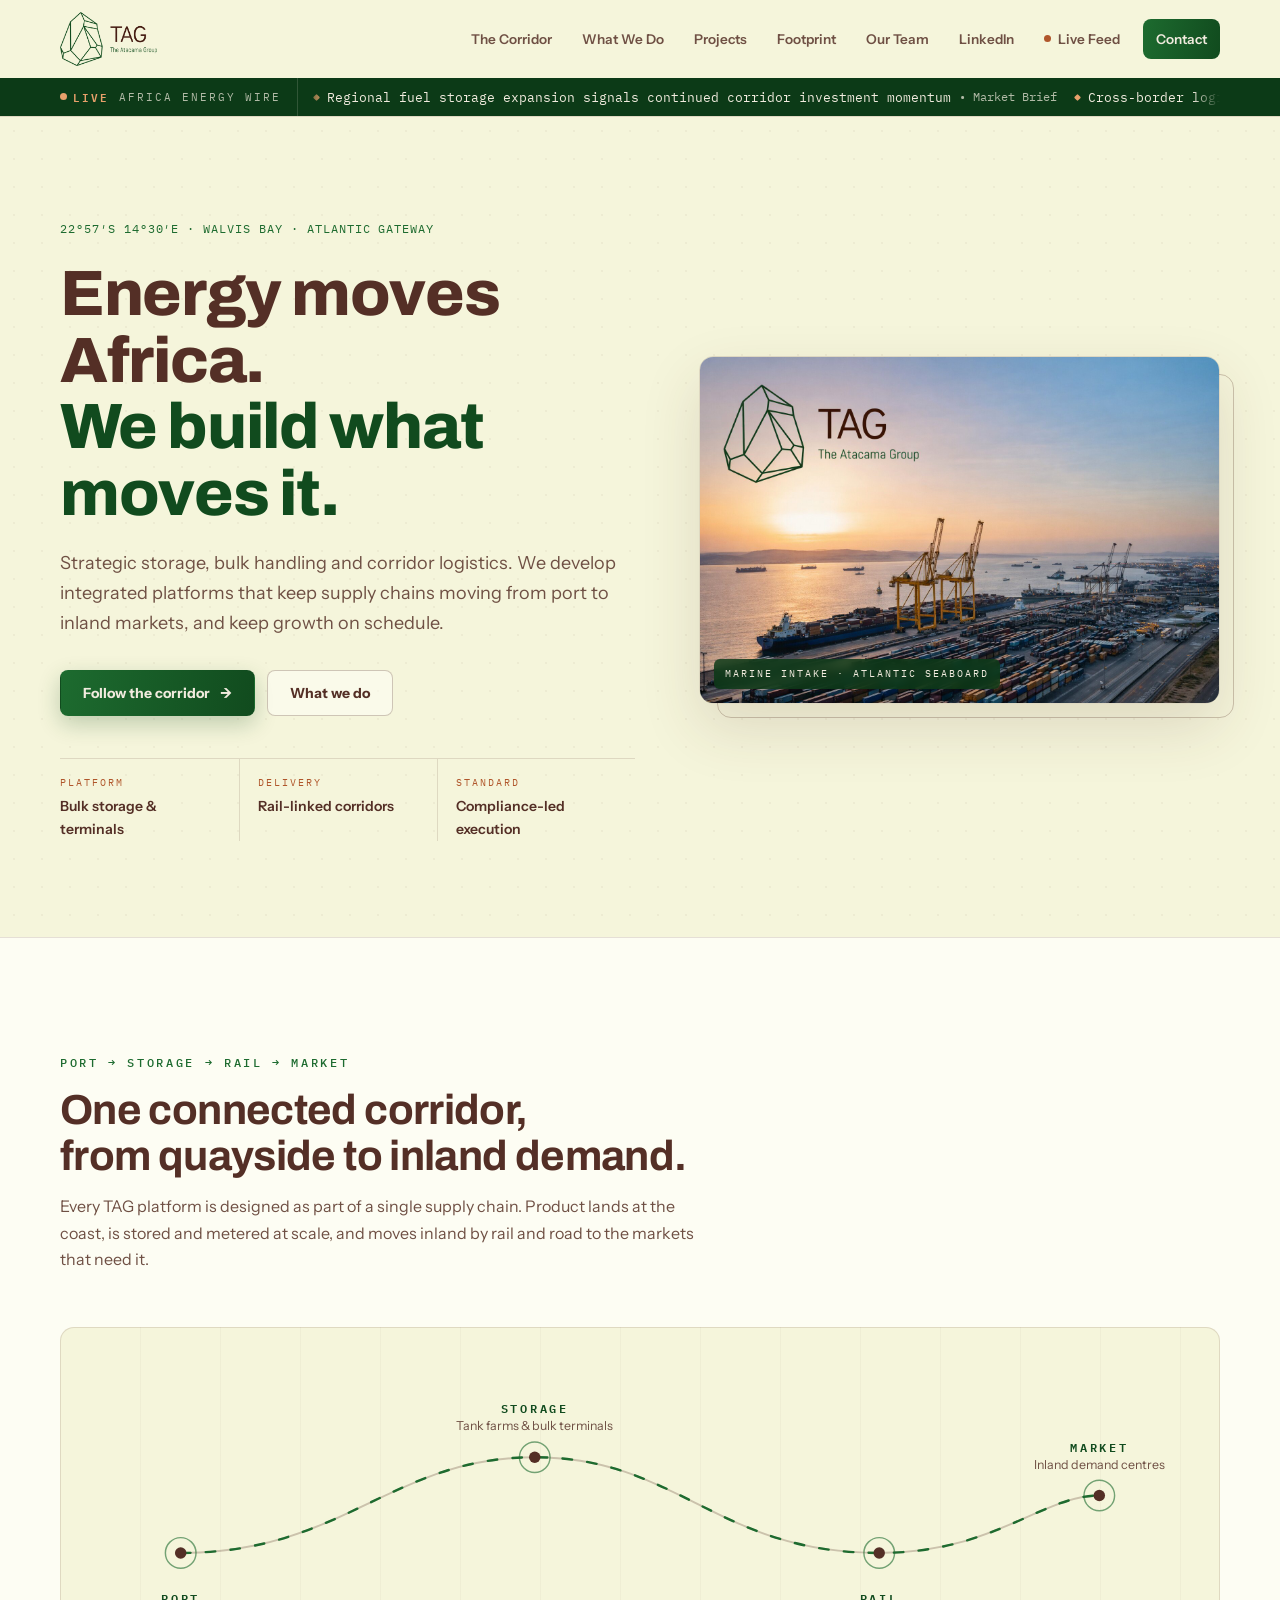
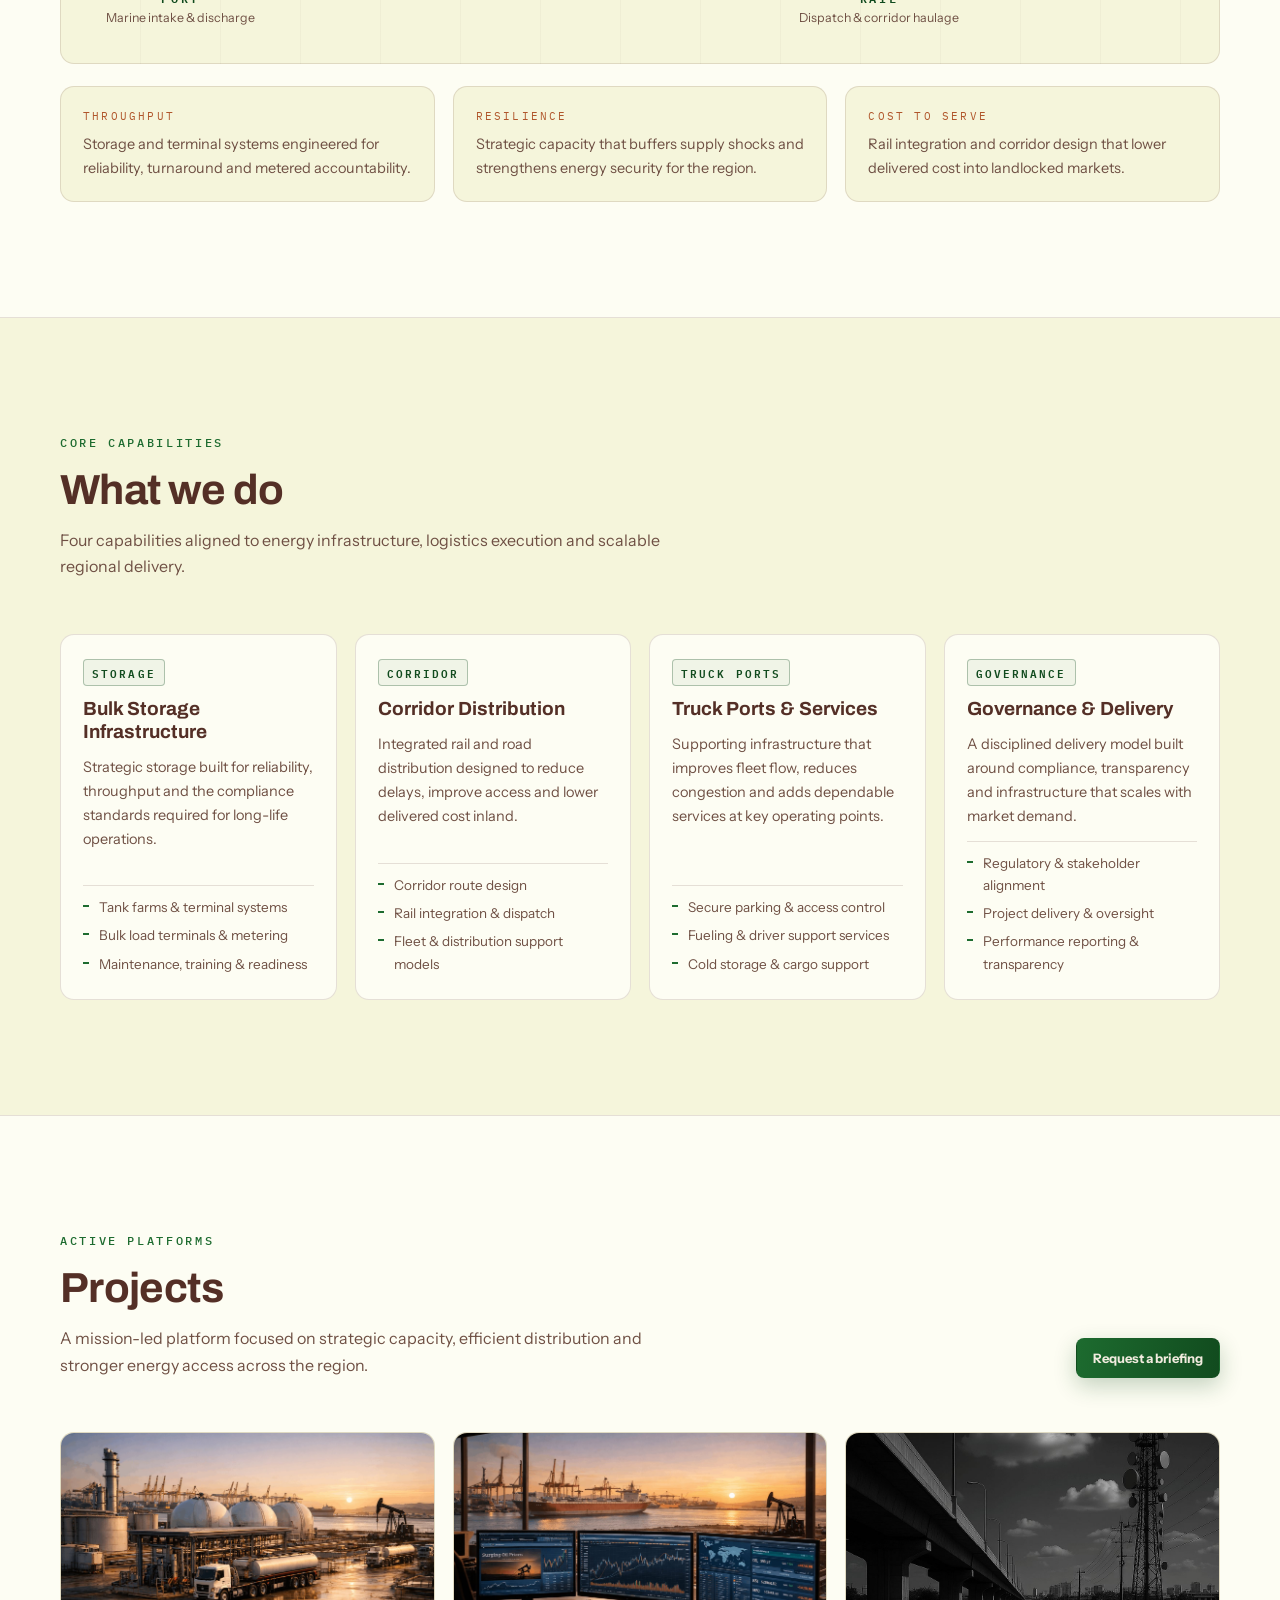
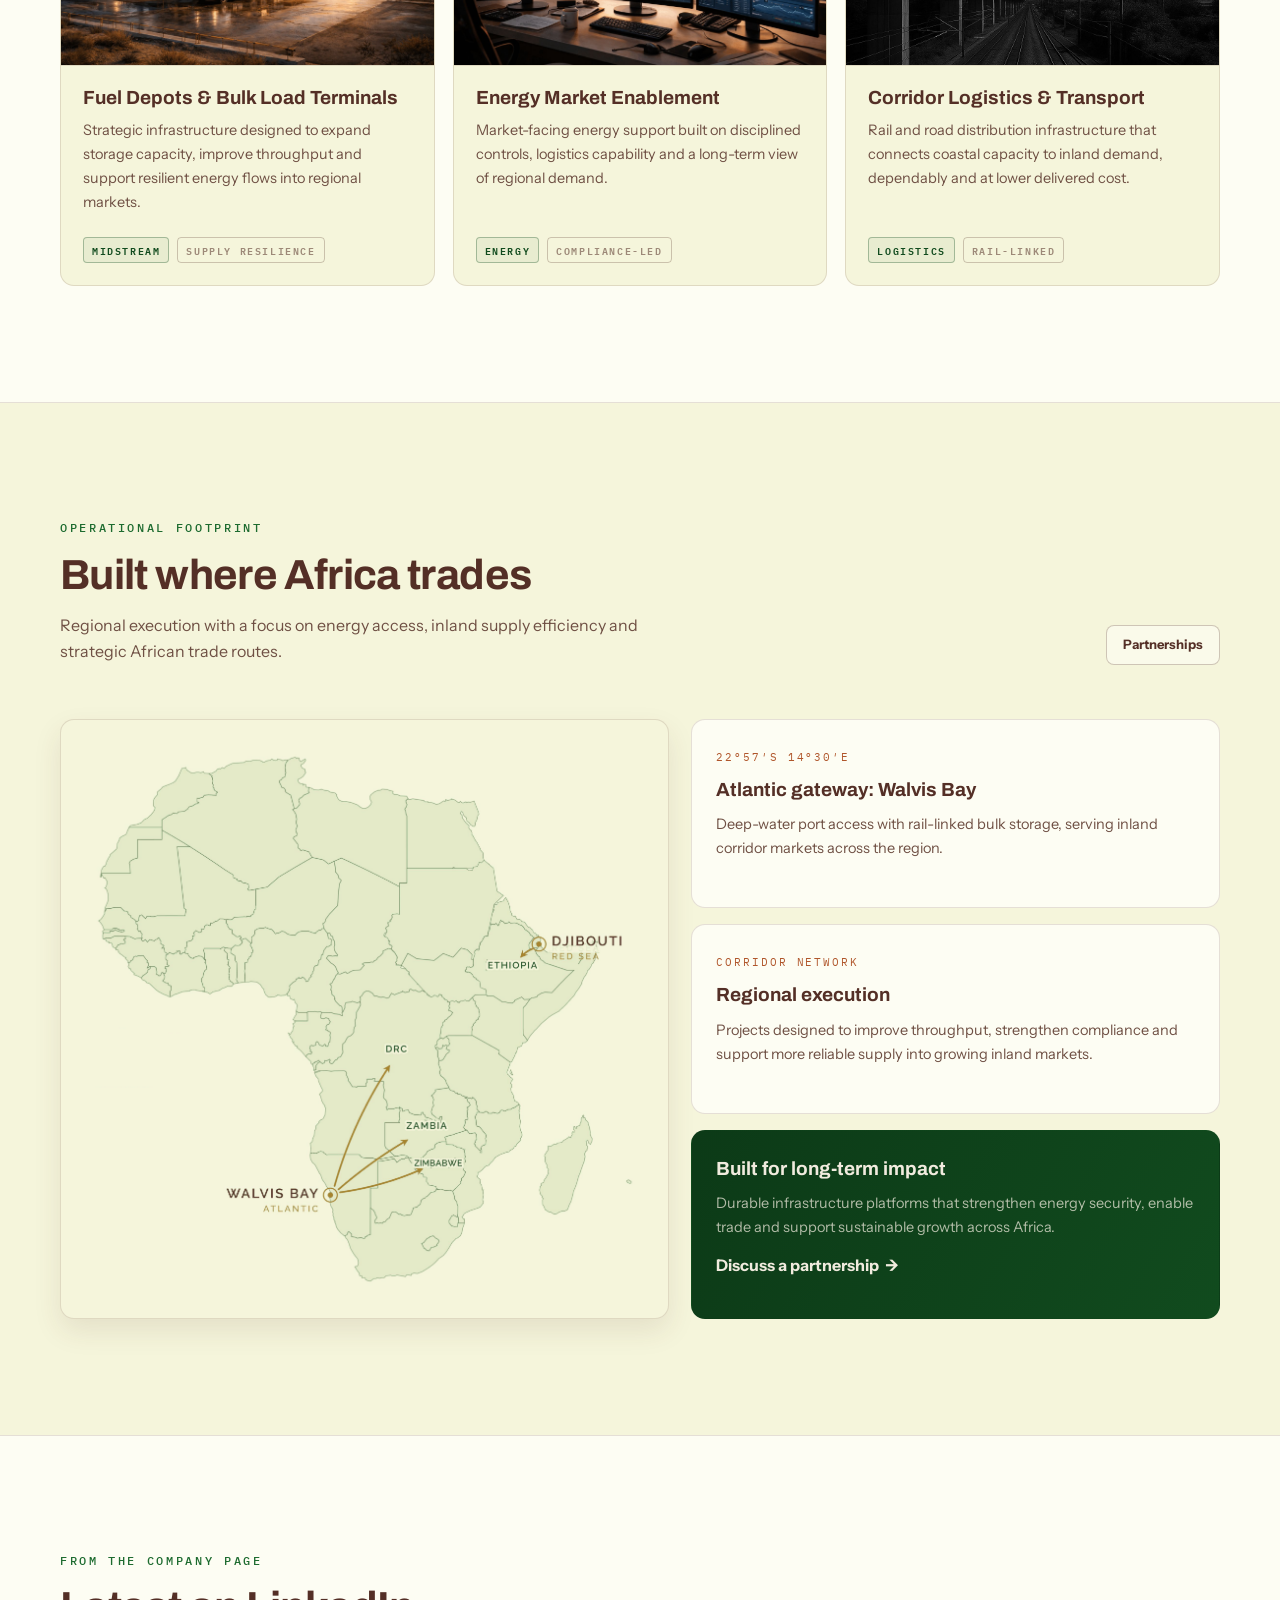
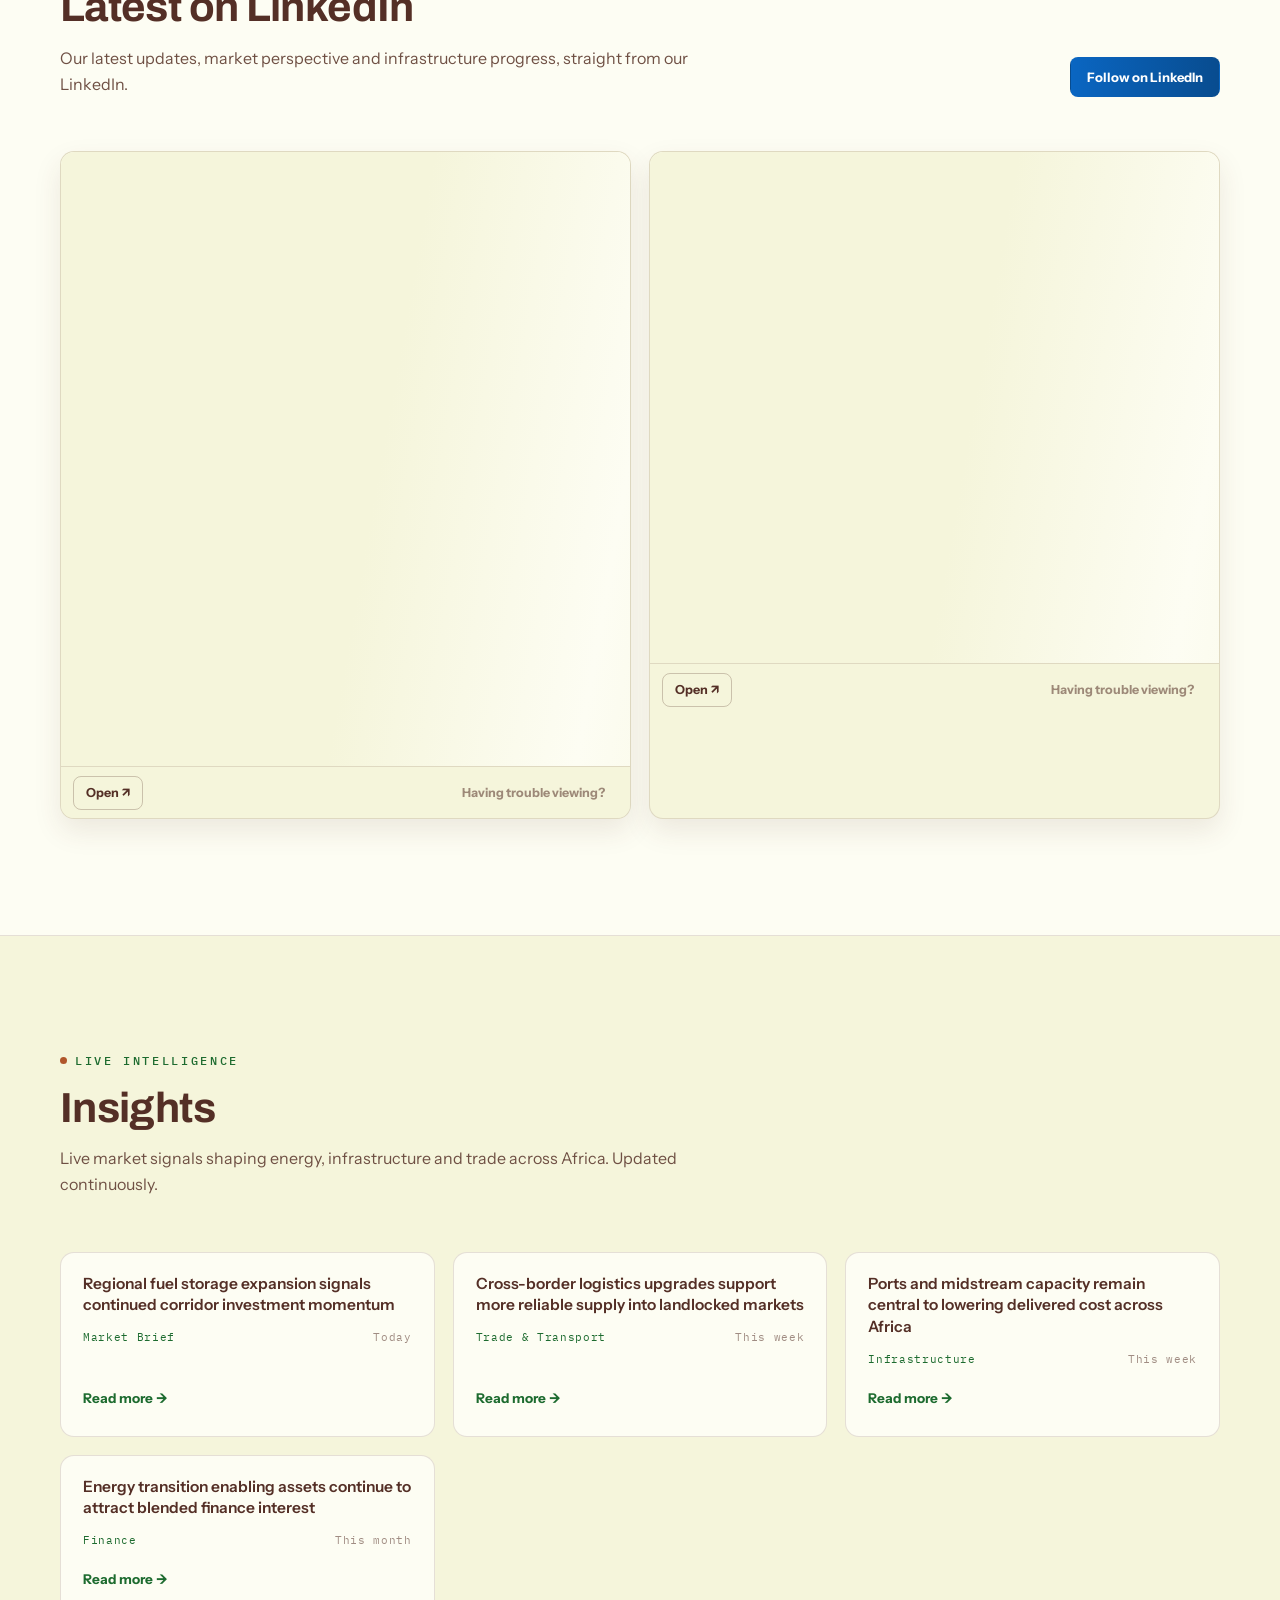
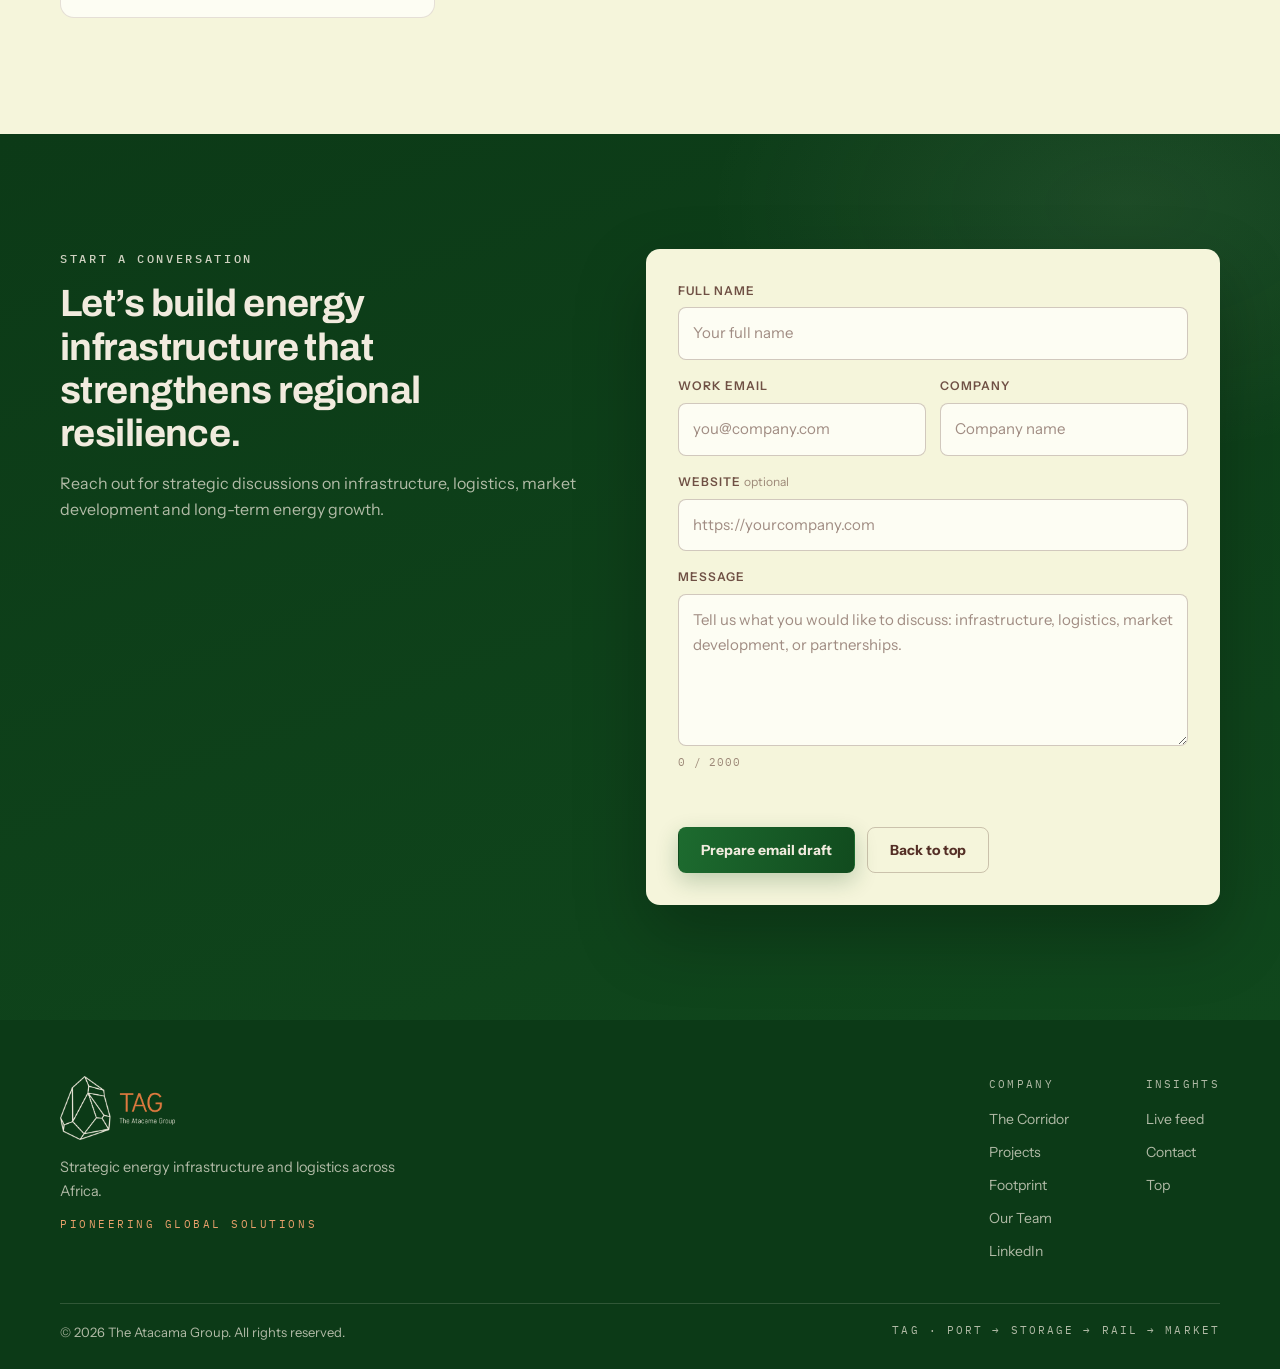
<file: index.html>
<!DOCTYPE html>
<!-- The Atacama Group -->
<html lang="en">
<head>
  <meta charset="UTF-8" />
  <meta name="viewport" content="width=device-width, initial-scale=1.0" />
  <meta name="description" content="TAG develops strategic energy infrastructure, storage and corridor logistics that strengthen energy security across Africa." />
  <meta name="theme-color" content="#f5f5db" />
  <title>The Atacama Group | Strategic Energy Infrastructure</title>

  <link rel="icon" type="image/png" href="assets/logo/favicon.png" />

  <link rel="preconnect" href="https://fonts.googleapis.com">
  <link rel="preconnect" href="https://fonts.gstatic.com" crossorigin>
  <link href="https://fonts.googleapis.com/css2?family=Archivo:wght@500;600;700;800&family=Instrument+Sans:wght@400;500;600;700&family=IBM+Plex+Mono:wght@400;500;600&display=swap" rel="stylesheet">

  <link rel="stylesheet" href="styles.css" />
</head>

<body>
  <header class="site-header" id="top">
    <nav class="nav" aria-label="Primary">
      <div class="container nav__inner">
        <a class="brand" href="#top" aria-label="The Atacama Group Home">
          <img class="brand__logo" src="assets/logo/tag-logo.png" alt="The Atacama Group" loading="eager" />
        </a>

        <button class="nav__toggle" id="navToggle" aria-label="Open menu" aria-expanded="false" aria-controls="navMenu">
          <span class="nav__toggleIcon" aria-hidden="true">
            <svg class="nav__icon nav__icon--menu" xmlns="http://www.w3.org/2000/svg" width="22" height="22" viewBox="0 0 24 24" fill="none" stroke="currentColor" stroke-width="2" stroke-linecap="round" stroke-linejoin="round">
              <path d="M4 12h16"></path><path d="M4 18h16"></path><path d="M4 6h16"></path>
            </svg>
            <svg class="nav__icon nav__icon--close" xmlns="http://www.w3.org/2000/svg" width="22" height="22" viewBox="0 0 24 24" fill="none" stroke="currentColor" stroke-width="2" stroke-linecap="round" stroke-linejoin="round">
              <path d="M18 6 6 18"></path><path d="m6 6 12 12"></path>
            </svg>
          </span>
        </button>

        <div class="nav__menu" id="navMenu">
          <a href="index.html#corridor" class="nav__link">The Corridor</a>
          <a href="index.html#solutions" class="nav__link">What We Do</a>
          <a href="index.html#projects" class="nav__link">Projects</a>
          <a href="index.html#presence" class="nav__link">Footprint</a>
          <a href="team.html" class="nav__link">Our Team</a>
          <a href="index.html#linkedin" class="nav__link">LinkedIn</a>
          <a href="index.html#insights" class="nav__link nav__link--live"><span class="live-dot" aria-hidden="true"></span>Live Feed</a>
          <a href="index.html#contact" class="nav__link nav__link--cta">Contact</a>
        </div>
      </div>

      <div class="nav__overlay" id="navOverlay" aria-hidden="true"></div>

      <div class="ticker" role="region" aria-label="African Energy News live ticker">
        <div class="container ticker__inner">
          <div class="ticker__left">
            <span class="ticker__live" aria-hidden="true">
              <span class="ticker__led" aria-hidden="true"></span>
              LIVE
            </span>
            <span class="ticker__label" title="Live headlines">AFRICA&nbsp;ENERGY&nbsp;WIRE</span>
          </div>

          <div class="ticker__rail" aria-live="polite">
            <div class="ticker__track" id="newsTickerTrack">
              <span class="ticker__item">Loading headlines…</span>
            </div>
          </div>
        </div>
      </div>
    </nav>
  </header>

  <main id="main">

    <!-- ============ HERO ============ -->
    <section class="hero" aria-label="Hero">
      <div class="container hero__inner">
        <div class="hero__content">
          <p class="hero__coords mono"><span class="nowrap">22°57′S 14°30′E</span> · <span class="nowrap">WALVIS BAY</span> · <span class="nowrap">ATLANTIC GATEWAY</span></p>

          <h1 class="hero__title">
            Energy moves Africa.<br />
            <span class="hero__em">We build what moves it.</span>
          </h1>

          <p class="hero__lead">
            Strategic storage, bulk handling and corridor logistics. We develop integrated platforms that keep
            supply chains moving from port to inland markets, and keep growth on schedule.
          </p>

          <div class="hero__actions">
            <a class="btn btn--primary" href="#corridor">Follow the corridor <span aria-hidden="true">→</span></a>
            <a class="btn btn--ghost" href="#solutions">What we do</a>
          </div>

          <div class="hero__stats" role="list" aria-label="Key highlights">
            <div class="hstat" role="listitem">
              <span class="hstat__key mono">PLATFORM</span>
              <span class="hstat__val">Bulk storage &amp; terminals</span>
            </div>
            <div class="hstat" role="listitem">
              <span class="hstat__key mono">DELIVERY</span>
              <span class="hstat__val">Rail-linked corridors</span>
            </div>
            <div class="hstat" role="listitem">
              <span class="hstat__key mono">STANDARD</span>
              <span class="hstat__val">Compliance-led execution</span>
            </div>
          </div>
        </div>

        <div class="hero__media">
          <figure class="hero__frame">
            <img src="assets/img/hero-depot.jpg" alt="Port and fuel terminal at dusk, Walvis Bay" loading="eager" />
            <figcaption class="hero__caption mono">MARINE&nbsp;INTAKE&nbsp;·&nbsp;ATLANTIC&nbsp;SEABOARD</figcaption>
          </figure>
          <div class="hero__frameShadow" aria-hidden="true"></div>
        </div>
      </div>
    </section>

    <!-- ============ CORRIDOR (signature) ============ -->
    <section class="section section--white" id="corridor" aria-label="How the corridor works">
      <div class="container">
        <div class="section__head">
          <p class="eyebrow mono">PORT&nbsp;→&nbsp;STORAGE&nbsp;→&nbsp;RAIL&nbsp;→&nbsp;MARKET</p>
          <h2 class="section__title">One connected corridor,<br class="only-desktop" /> from quayside to inland demand.</h2>
          <p class="section__sub">
            Every TAG platform is designed as part of a single supply chain. Product lands at the coast,
            is stored and metered at scale, and moves inland by rail and road to the markets that need it.
          </p>
        </div>

        <div class="corridor__diagram reveal" role="img" aria-label="Diagram of the supply corridor: port intake, bulk storage, rail dispatch, inland markets">
          <svg viewBox="0 0 1160 300" xmlns="http://www.w3.org/2000/svg" preserveAspectRatio="xMidYMid meet">
            <path class="corridor__base" d="M100 210 C 270 210, 320 110, 470 110 C 620 110, 660 210, 830 210 C 950 210, 1000 150, 1060 150" />
            <path class="corridor__flow" d="M100 210 C 270 210, 320 110, 470 110 C 620 110, 660 210, 830 210 C 950 210, 1000 150, 1060 150" />

            <g class="corridor__station" transform="translate(100,210)">
              <circle class="corridor__ring" r="16" /><circle class="corridor__dot" r="6" />
              <text class="corridor__code" x="0" y="52" text-anchor="middle">PORT</text>
              <text class="corridor__name" x="0" y="72" text-anchor="middle">Marine intake &amp; discharge</text>
            </g>
            <g class="corridor__station" transform="translate(470,110)">
              <circle class="corridor__ring" r="16" /><circle class="corridor__dot" r="6" />
              <text class="corridor__code" x="0" y="-46" text-anchor="middle">STORAGE</text>
              <text class="corridor__name" x="0" y="-28" text-anchor="middle">Tank farms &amp; bulk terminals</text>
            </g>
            <g class="corridor__station" transform="translate(830,210)">
              <circle class="corridor__ring" r="16" /><circle class="corridor__dot" r="6" />
              <text class="corridor__code" x="0" y="52" text-anchor="middle">RAIL</text>
              <text class="corridor__name" x="0" y="72" text-anchor="middle">Dispatch &amp; corridor haulage</text>
            </g>
            <g class="corridor__station" transform="translate(1060,150)">
              <circle class="corridor__ring" r="16" /><circle class="corridor__dot" r="6" />
              <text class="corridor__code" x="0" y="-46" text-anchor="middle">MARKET</text>
              <text class="corridor__name" x="0" y="-28" text-anchor="middle">Inland demand centres</text>
            </g>
          </svg>
        </div>

        <div class="corridor__facts">
          <div class="fact reveal">
            <span class="fact__key mono">THROUGHPUT</span>
            <p class="fact__text">Storage and terminal systems engineered for reliability, turnaround and metered accountability.</p>
          </div>
          <div class="fact reveal">
            <span class="fact__key mono">RESILIENCE</span>
            <p class="fact__text">Strategic capacity that buffers supply shocks and strengthens energy security for the region.</p>
          </div>
          <div class="fact reveal">
            <span class="fact__key mono">COST&nbsp;TO&nbsp;SERVE</span>
            <p class="fact__text">Rail integration and corridor design that lower delivered cost into landlocked markets.</p>
          </div>
        </div>
      </div>
    </section>

    <!-- ============ WHAT WE DO ============ -->
    <section class="section" id="solutions" aria-label="Core competencies">
      <div class="container">
        <div class="section__head">
          <p class="eyebrow mono">CORE&nbsp;CAPABILITIES</p>
          <h2 class="section__title">What we do</h2>
          <p class="section__sub">Four capabilities aligned to energy infrastructure, logistics execution and scalable regional delivery.</p>
        </div>

        <div class="grid grid--4">
          <article class="competency reveal">
            <span class="competency__tag mono">STORAGE</span>
            <h3 class="competency__title">Bulk Storage Infrastructure</h3>
            <p class="competency__text">Strategic storage built for reliability, throughput and the compliance standards required for long-life operations.</p>
            <ul class="competency__list">
              <li>Tank farms &amp; terminal systems</li>
              <li>Bulk load terminals &amp; metering</li>
              <li>Maintenance, training &amp; readiness</li>
            </ul>
          </article>

          <article class="competency reveal">
            <span class="competency__tag mono">CORRIDOR</span>
            <h3 class="competency__title">Corridor Distribution</h3>
            <p class="competency__text">Integrated rail and road distribution designed to reduce delays, improve access and lower delivered cost inland.</p>
            <ul class="competency__list">
              <li>Corridor route design</li>
              <li>Rail integration &amp; dispatch</li>
              <li>Fleet &amp; distribution support models</li>
            </ul>
          </article>

          <article class="competency reveal">
            <span class="competency__tag mono">TRUCK&nbsp;PORTS</span>
            <h3 class="competency__title">Truck Ports &amp; Services</h3>
            <p class="competency__text">Supporting infrastructure that improves fleet flow, reduces congestion and adds dependable services at key operating points.</p>
            <ul class="competency__list">
              <li>Secure parking &amp; access control</li>
              <li>Fueling &amp; driver support services</li>
              <li>Cold storage &amp; cargo support</li>
            </ul>
          </article>

          <article class="competency reveal">
            <span class="competency__tag mono">GOVERNANCE</span>
            <h3 class="competency__title">Governance &amp; Delivery</h3>
            <p class="competency__text">A disciplined delivery model built around compliance, transparency and infrastructure that scales with market demand.</p>
            <ul class="competency__list">
              <li>Regulatory &amp; stakeholder alignment</li>
              <li>Project delivery &amp; oversight</li>
              <li>Performance reporting &amp; transparency</li>
            </ul>
          </article>
        </div>
      </div>
    </section>

    <!-- ============ PROJECTS ============ -->
    <section class="section section--white" id="projects" aria-label="Projects">
      <div class="container">
        <div class="section__head section__head--split">
          <div>
            <p class="eyebrow mono">ACTIVE&nbsp;PLATFORMS</p>
            <h2 class="section__title">Projects</h2>
            <p class="section__sub">A mission-led platform focused on strategic capacity, efficient distribution and stronger energy access across the region.</p>
          </div>
          <a class="btn btn--primary btn--small" href="#contact">Request a briefing</a>
        </div>

        <div class="grid grid--3 projects-grid">
          <article class="project reveal">
            <div class="project__img">
              <img src="assets/img/fueldepot.jpg" alt="Fuel depot at dusk" loading="lazy" />
            </div>
            <div class="project__body">
              <h3 class="project__title">Fuel Depots &amp; Bulk Load Terminals</h3>
              <p class="project__text">Strategic infrastructure designed to expand storage capacity, improve throughput and support resilient energy flows into regional markets.</p>
              <div class="project__meta">
                <span class="badge mono">MIDSTREAM</span>
                <span class="badge badge--muted mono">SUPPLY&nbsp;RESILIENCE</span>
              </div>
            </div>
          </article>

          <article class="project reveal">
            <div class="project__img">
              <img src="assets/img/mineraltrading.jpg" alt="Commodity and energy market operations" loading="lazy" />
            </div>
            <div class="project__body">
              <h3 class="project__title">Energy Market Enablement</h3>
              <p class="project__text">Market-facing energy support built on disciplined controls, logistics capability and a long-term view of regional demand.</p>
              <div class="project__meta">
                <span class="badge mono">ENERGY</span>
                <span class="badge badge--muted mono">COMPLIANCE-LED</span>
              </div>
            </div>
          </article>

          <article class="project reveal">
            <div class="project__img">
              <img src="assets/img/transport.jpg" alt="Corridor transport and logistics" loading="lazy" />
            </div>
            <div class="project__body">
              <h3 class="project__title">Corridor Logistics &amp; Transport</h3>
              <p class="project__text">Rail and road distribution infrastructure that connects coastal capacity to inland demand, dependably and at lower delivered cost.</p>
              <div class="project__meta">
                <span class="badge mono">LOGISTICS</span>
                <span class="badge badge--muted mono">RAIL-LINKED</span>
              </div>
            </div>
          </article>
        </div>
      </div>
    </section>

    <!-- ============ FOOTPRINT ============ -->
    <section class="section" id="presence" aria-label="Operational footprint">
      <div class="container">
        <div class="section__head section__head--split">
          <div>
            <p class="eyebrow mono">OPERATIONAL&nbsp;FOOTPRINT</p>
            <h2 class="section__title">Built where Africa trades</h2>
            <p class="section__sub">Regional execution with a focus on energy access, inland supply efficiency and strategic African trade routes.</p>
          </div>
          <a class="btn btn--ghost btn--small" href="#contact">Partnerships</a>
        </div>

        <div class="presence">
          <div class="presence__map reveal" aria-label="Operational map">
            <img src="assets/img/footprint-map.png" alt="TAG corridor map: Walvis Bay Atlantic gateway with corridors to DRC, Zambia and Zimbabwe, and Djibouti on the Red Sea serving Ethiopia" loading="lazy" />
          </div>

          <div class="presence__content">
            <div class="presence__card reveal">
              <span class="presence__pin mono">22°57′S&nbsp;14°30′E</span>
              <h3 class="presence__title">Atlantic gateway: Walvis Bay</h3>
              <p class="presence__text">Deep-water port access with rail-linked bulk storage, serving inland corridor markets across the region.</p>
            </div>

            <div class="presence__card reveal">
              <span class="presence__pin mono">CORRIDOR&nbsp;NETWORK</span>
              <h3 class="presence__title">Regional execution</h3>
              <p class="presence__text">Projects designed to improve throughput, strengthen compliance and support more reliable supply into growing inland markets.</p>
            </div>

            <div class="presence__card presence__card--accent reveal">
              <h3 class="presence__title">Built for long-term impact</h3>
              <p class="presence__text">Durable infrastructure platforms that strengthen energy security, enable trade and support sustainable growth across Africa.</p>
              <a class="text-link text-link--onGreen" href="#contact">Discuss a partnership <span aria-hidden="true">→</span></a>
            </div>
          </div>
        </div>
      </div>
    </section>

    <!-- ============ LINKEDIN ============ -->
    <section class="section section--white" id="linkedin" aria-label="LinkedIn updates">
      <div class="container">
        <div class="section__head section__head--split">
          <div>
            <p class="eyebrow mono">FROM&nbsp;THE&nbsp;COMPANY&nbsp;PAGE</p>
            <h2 class="section__title">Latest on LinkedIn</h2>
            <p class="section__sub">Our latest updates, market perspective and infrastructure progress, straight from our LinkedIn.</p>
          </div>
          <a class="btn btn--li btn--small li__followBtn" href="https://www.linkedin.com/company/theatacamagroup" target="_blank" rel="noopener">Follow on LinkedIn</a>
        </div>

        <div class="li">
          <div class="li__grid" id="linkedinEmbeds" aria-live="polite"></div>
        </div>
      </div>
    </section>

    <!-- ============ INSIGHTS ============ -->
    <section class="section" id="insights" aria-label="Insights">
      <div class="container">
        <div class="section__head section__head--split">
          <div>
            <p class="eyebrow mono"><span class="live-dot live-dot--inline" aria-hidden="true"></span>LIVE&nbsp;INTELLIGENCE</p>
            <h2 class="section__title">Insights</h2>
            <p class="section__sub">Live market signals shaping energy, infrastructure and trade across Africa. Updated continuously.</p>
          </div>
        </div>

        <div class="news-grid" id="newsCards"></div>
      </div>
    </section>

    <!-- ============ CONTACT ============ -->
    <section class="cta" id="contact" aria-label="Contact">
      <div class="container cta__inner">
        <div class="cta__copy">
          <p class="eyebrow eyebrow--onGreen mono">START&nbsp;A&nbsp;CONVERSATION</p>
          <h2 class="cta__title">Let’s build energy infrastructure that strengthens regional resilience.</h2>
          <p class="cta__text">Reach out for strategic discussions on infrastructure, logistics, market development and long-term energy growth.</p>
        </div>

        <form class="cta__form" id="contactForm" novalidate aria-label="Contact form">
          <div class="field">
            <label for="name">Full name</label>
            <input id="name" name="name" type="text" placeholder="Your full name" autocomplete="name" required minlength="2" maxlength="80" />
            <span class="field__error" id="nameError">Please enter your full name.</span>
          </div>

          <div class="field field--split">
            <div class="field">
              <label for="email">Work email</label>
              <input id="email" name="email" type="email" placeholder="you@company.com" autocomplete="email" required inputmode="email" maxlength="120" />
              <span class="field__error" id="emailError">Please enter a valid email address.</span>
            </div>

            <div class="field">
              <label for="company">Company</label>
              <input id="company" name="company" type="text" placeholder="Company name" autocomplete="organization" required minlength="2" maxlength="120" />
              <span class="field__error" id="companyError">Please enter your company name.</span>
            </div>
          </div>

          <div class="field">
            <label for="website">Website <span class="field__labelNote">optional</span></label>
            <input id="website" name="website" type="url" placeholder="https://yourcompany.com" autocomplete="url" inputmode="url" maxlength="200" />
            <span class="field__error" id="websiteError">Please enter a valid website address, or leave it blank.</span>
          </div>

          <div class="field">
            <label for="msg">Message</label>
            <textarea id="msg" name="message" rows="5" placeholder="Tell us what you would like to discuss: infrastructure, logistics, market development, or partnerships." required minlength="20" maxlength="2000"></textarea>
            <div class="field__meta">
              <span class="field__error" id="msgError">Please add a more detailed message.</span>
              <span class="field__count mono" id="msgCount">0 / 2000</span>
            </div>
          </div>

          <div class="field field--hiddenTrap">
            <label for="contactFax">Leave this field blank (not required)</label>
            <input id="contactFax" name="faxNumber" type="text" tabindex="-1" autocomplete="off" />
          </div>

          <div class="field field--hiddenTrap">
            <label for="contactOffice">Leave this field blank (not required)</label>
            <input id="contactOffice" name="officeLocation" type="text" tabindex="-1" autocomplete="off" />
          </div>

          <input type="hidden" id="formStartedAt" name="formStartedAt" value="" />
          <p class="form__status" id="formStatus" role="status" aria-live="polite"></p>

          <div class="cta__actions">
            <button class="btn btn--primary btn--onCard" id="contactSubmit" type="submit">Prepare email draft</button>
            <a class="btn btn--ghost btn--ghostOnCard" href="#top">Back to top</a>
          </div>
        </form>
      </div>
    </section>
  </main>

  <footer class="footer" aria-label="Footer">
    <div class="container footer__inner">
      <div class="footer__left">
        <img class="footer__logo" src="assets/logo/tag-logo-ivory.png" alt="The Atacama Group" loading="lazy" />
        <p class="footer__text">Strategic energy infrastructure and logistics across Africa.</p>
        <p class="footer__coords mono">PIONEERING&nbsp;GLOBAL&nbsp;SOLUTIONS</p>
      </div>

      <div class="footer__right">
        <div class="footer__col">
          <div class="footer__head mono">COMPANY</div>
          <a href="index.html#corridor">The Corridor</a>
          <a href="index.html#projects">Projects</a>
          <a href="index.html#presence">Footprint</a>
          <a href="team.html">Our Team</a>
          <a href="index.html#linkedin">LinkedIn</a>
        </div>
        <div class="footer__col">
          <div class="footer__head mono">INSIGHTS</div>
          <a href="index.html#insights">Live feed</a>
          <a href="index.html#contact">Contact</a>
          <a href="#top">Top</a>
        </div>
      </div>
    </div>

    <div class="container footer__bottom">
      <span>© <span id="year"></span> The Atacama Group. All rights reserved.</span>
      <span class="mono footer__stamp">TAG&nbsp;·&nbsp;PORT&nbsp;→&nbsp;STORAGE&nbsp;→&nbsp;RAIL&nbsp;→&nbsp;MARKET</span>
    </div>
  </footer>

  <script src="app.js" defer></script>
</body>
</html>
</file>
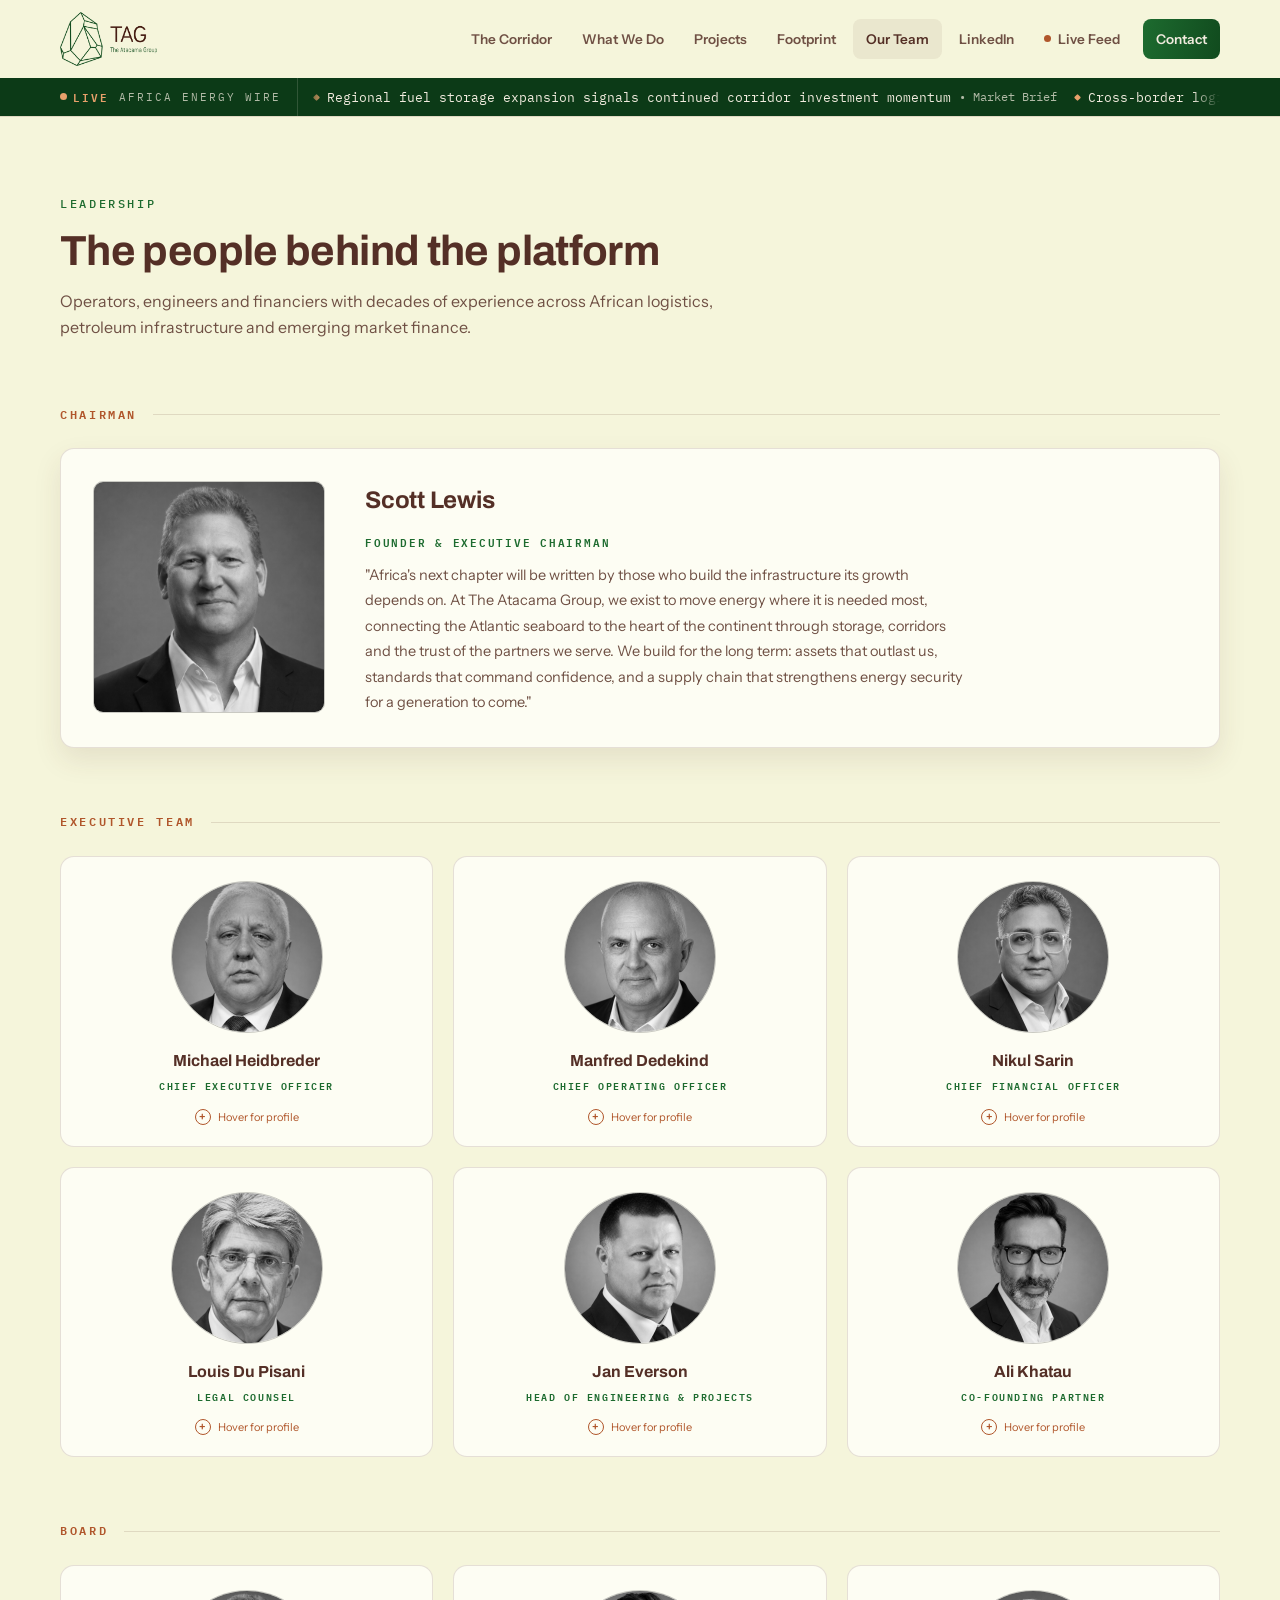
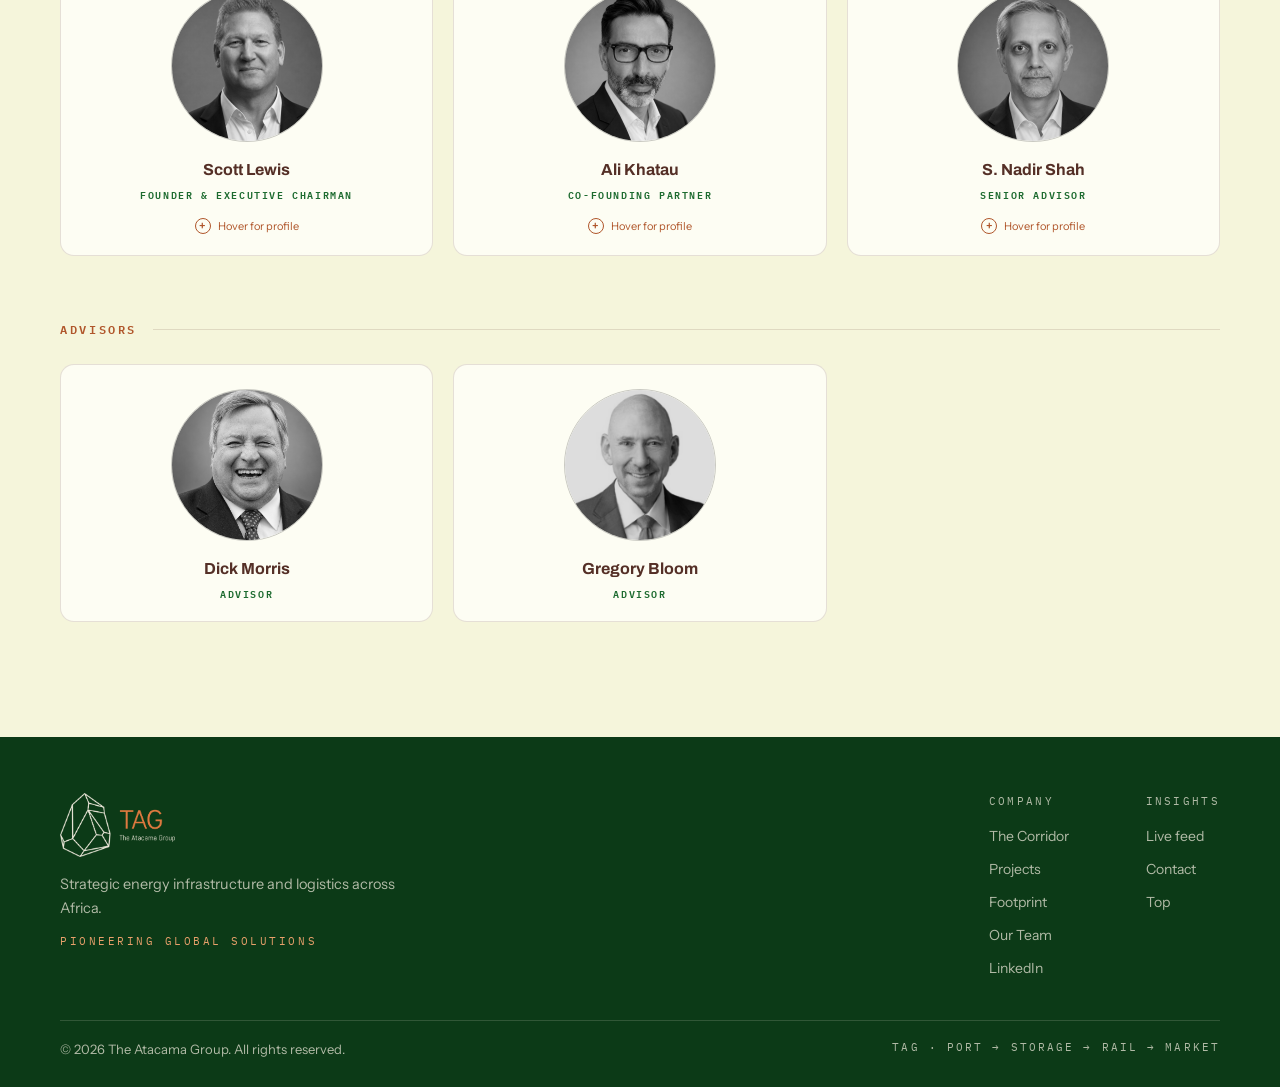
<file: team.html>
<!DOCTYPE html>
<!-- The Atacama Group - Our Team -->
<html lang="en">
<head>
  <meta charset="UTF-8" />
  <meta name="viewport" content="width=device-width, initial-scale=1.0" />
  <meta name="description" content="The leadership behind The Atacama Group: operators, engineers and financiers with decades of experience across African logistics, petroleum infrastructure and emerging market finance." />
  <meta name="theme-color" content="#f5f5db" />
  <title>The Atacama Group | Our Team</title>

  <link rel="icon" type="image/png" href="assets/logo/favicon.png" />

  <link rel="preconnect" href="https://fonts.googleapis.com">
  <link rel="preconnect" href="https://fonts.gstatic.com" crossorigin>
  <link href="https://fonts.googleapis.com/css2?family=Archivo:wght@500;600;700;800&family=Instrument+Sans:wght@400;500;600;700&family=IBM+Plex+Mono:wght@400;500;600&display=swap" rel="stylesheet">

  <link rel="stylesheet" href="styles.css" />
</head>

<body>
  <header class="site-header" id="top">
    <nav class="nav" aria-label="Primary">
      <div class="container nav__inner">
        <a class="brand" href="index.html" aria-label="The Atacama Group Home">
          <img class="brand__logo" src="assets/logo/tag-logo.png" alt="The Atacama Group" loading="eager" />
        </a>

        <button class="nav__toggle" id="navToggle" aria-label="Open menu" aria-expanded="false" aria-controls="navMenu">
          <span class="nav__toggleIcon" aria-hidden="true">
            <svg class="nav__icon nav__icon--menu" xmlns="http://www.w3.org/2000/svg" width="22" height="22" viewBox="0 0 24 24" fill="none" stroke="currentColor" stroke-width="2" stroke-linecap="round" stroke-linejoin="round">
              <path d="M4 12h16"></path><path d="M4 18h16"></path><path d="M4 6h16"></path>
            </svg>
            <svg class="nav__icon nav__icon--close" xmlns="http://www.w3.org/2000/svg" width="22" height="22" viewBox="0 0 24 24" fill="none" stroke="currentColor" stroke-width="2" stroke-linecap="round" stroke-linejoin="round">
              <path d="M18 6 6 18"></path><path d="m6 6 12 12"></path>
            </svg>
          </span>
        </button>

        <div class="nav__menu" id="navMenu">
          <a href="index.html#corridor" class="nav__link">The Corridor</a>
          <a href="index.html#solutions" class="nav__link">What We Do</a>
          <a href="index.html#projects" class="nav__link">Projects</a>
          <a href="index.html#presence" class="nav__link">Footprint</a>
          <a href="team.html" class="nav__link nav__link--current" aria-current="page">Our Team</a>
          <a href="index.html#linkedin" class="nav__link">LinkedIn</a>
          <a href="index.html#insights" class="nav__link nav__link--live"><span class="live-dot" aria-hidden="true"></span>Live Feed</a>
          <a href="index.html#contact" class="nav__link nav__link--cta">Contact</a>
        </div>
      </div>

      <div class="nav__overlay" id="navOverlay" aria-hidden="true"></div>

      <div class="ticker" role="region" aria-label="African Energy News live ticker">
        <div class="container ticker__inner">
          <div class="ticker__left">
            <span class="ticker__live" aria-hidden="true">
              <span class="ticker__led" aria-hidden="true"></span>
              LIVE
            </span>
            <span class="ticker__label" title="Live headlines">AFRICA&nbsp;ENERGY&nbsp;WIRE</span>
          </div>

          <div class="ticker__rail" aria-live="polite">
            <div class="ticker__track" id="newsTickerTrack">
              <span class="ticker__item">Loading headlines…</span>
            </div>
          </div>
        </div>
      </div>
    </nav>
  </header>

  <main id="main">
    <section class="section team" aria-label="Leadership">
      <div class="container">

        <div class="section__head">
          <p class="eyebrow mono">LEADERSHIP</p>
          <h1 class="section__title">The people behind the platform</h1>
          <p class="section__sub">Operators, engineers and financiers with decades of experience across African logistics, petroleum infrastructure and emerging market finance.</p>
        </div>

        <!-- Chairman -->
        <div class="team-group">
          <div class="team-group__label mono">CHAIRMAN</div>
          <article class="chairman">
            <div class="chairman__photo">
              <img src="assets/img/team/scott.png" alt="Scott Lewis" loading="lazy" />
            </div>
            <div class="chairman__body">
              <h2 class="chairman__name">Scott Lewis</h2>
              <p class="chairman__title mono">FOUNDER &amp; EXECUTIVE CHAIRMAN</p>
              <p class="chairman__bio">"Africa's next chapter will be written by those who build the infrastructure its growth depends on. At The Atacama Group, we exist to move energy where it is needed most, connecting the Atlantic seaboard to the heart of the continent through storage, corridors and the trust of the partners we serve. We build for the long term: assets that outlast us, standards that command confidence, and a supply chain that strengthens energy security for a generation to come."</p>
            </div>
          </article>
        </div>

        <!-- Executive Team -->
        <div class="team-group">
          <div class="team-group__label mono">EXECUTIVE&nbsp;TEAM</div>
          <div class="team-grid">

            <article class="tmember" tabindex="0">
              <div class="tmember__photo"><img src="assets/img/team/michael.png" alt="Michael Heidbreder" loading="lazy" /></div>
              <h3 class="tmember__name">Michael Heidbreder</h3>
              <p class="tmember__title mono">CHIEF EXECUTIVE OFFICER</p>
              <span class="tmember__cue"><span class="tmember__plus" aria-hidden="true">+</span>Hover for profile</span>
              <div class="tmember__bio">
                <div class="tmember__bioName">Michael Heidbreder</div>
                <p class="tmember__bioText">Over 40 years in petroleum logistics. After retiring from the US Marine Corps, spent 22 years at DLA Energy in senior facilities, policy and quality roles, including project-managing the Defense Fuel Support Point at Al Udeid Air Base, Qatar.</p>
              </div>
            </article>

            <article class="tmember" tabindex="0">
              <div class="tmember__photo"><img src="assets/img/team/manfred.png" alt="Manfred Dedekind" loading="lazy" /></div>
              <h3 class="tmember__name">Manfred Dedekind</h3>
              <p class="tmember__title mono">CHIEF OPERATING OFFICER</p>
              <span class="tmember__cue"><span class="tmember__plus" aria-hidden="true">+</span>Hover for profile</span>
              <div class="tmember__bio">
                <div class="tmember__bioName">Manfred Dedekind</div>
                <p class="tmember__bioText">18 years of senior leadership across shipping, truck fleet management, rail, port operations and maritime logistics in the energy, equipment and mining sectors. Specialist in multimodal logistics solutions; corporate pedigree includes Maersk.</p>
              </div>
            </article>

            <article class="tmember" tabindex="0">
              <div class="tmember__photo"><img src="assets/img/team/nikul.png" alt="Nikul Sarin" loading="lazy" /></div>
              <h3 class="tmember__name">Nikul Sarin</h3>
              <p class="tmember__title mono">CHIEF FINANCIAL OFFICER</p>
              <span class="tmember__cue"><span class="tmember__plus" aria-hidden="true">+</span>Hover for profile</span>
              <div class="tmember__bio">
                <div class="tmember__bioName">Nikul Sarin</div>
                <p class="tmember__bioText">Merchant banker and investor with over 35 years' experience at Nomura, Lion Capital, Crosby Capital and Juniper Capital. Has led or participated in 150+ transactions aggregating over US$30 billion, across 19 countries.</p>
              </div>
            </article>

            <article class="tmember" tabindex="0">
              <div class="tmember__photo"><img src="assets/img/team/louis.png" alt="Louis Du Pisani" loading="lazy" /></div>
              <h3 class="tmember__name">Louis Du Pisani</h3>
              <p class="tmember__title mono">LEGAL COUNSEL</p>
              <span class="tmember__cue"><span class="tmember__plus" aria-hidden="true">+</span>Hover for profile</span>
              <div class="tmember__bio">
                <div class="tmember__bioName">Louis Du Pisani</div>
                <p class="tmember__bioText">Former Deputy Prosecutor General at the Namibian Ministry of Justice and former partner at Metcalfe Legal Practitioners. Now a partner at Du Pisani Legal Practitioners in Windhoek, Namibia.</p>
              </div>
            </article>

            <article class="tmember" tabindex="0">
              <div class="tmember__photo"><img src="assets/img/team/jan.png" alt="Jan Everson" loading="lazy" /></div>
              <h3 class="tmember__name">Jan Everson</h3>
              <p class="tmember__title mono">HEAD OF ENGINEERING &amp; PROJECTS</p>
              <span class="tmember__cue"><span class="tmember__plus" aria-hidden="true">+</span>Hover for profile</span>
              <div class="tmember__bio">
                <div class="tmember__bioName">Jan Everson</div>
                <p class="tmember__bioText">Registered incorporated engineer with 27 years in design administration and project management of civil infrastructure. Specialised in oil &amp; gas projects for Engen, Vitol, Total and Puma Energy, and involved in nearly every fuel storage project in Namibia.</p>
              </div>
            </article>

            <article class="tmember" tabindex="0">
              <div class="tmember__photo"><img src="assets/img/team/ali.png" alt="Ali Khatau" loading="lazy" /></div>
              <h3 class="tmember__name">Ali Khatau</h3>
              <p class="tmember__title mono">CO-FOUNDING PARTNER</p>
              <span class="tmember__cue"><span class="tmember__plus" aria-hidden="true">+</span>Hover for profile</span>
              <div class="tmember__bio">
                <div class="tmember__bioName">Ali Khatau</div>
                <p class="tmember__bioText">Banker with 22 years in investment, corporate and wealth management at Barclays, Julius Baer, Coutts and Merrill Lynch. Founder of Ark Point Advisors &amp; Capital; founding partner of The Atacama Group and Brand House Duty Free in Africa.</p>
              </div>
            </article>

          </div>
        </div>

        <!-- Board -->
        <div class="team-group">
          <div class="team-group__label mono">BOARD</div>
          <div class="team-grid">

            <article class="tmember" tabindex="0">
              <div class="tmember__photo"><img src="assets/img/team/scott.png" alt="Scott Lewis" loading="lazy" /></div>
              <h3 class="tmember__name">Scott Lewis</h3>
              <p class="tmember__title mono">FOUNDER &amp; EXECUTIVE CHAIRMAN</p>
              <span class="tmember__cue"><span class="tmember__plus" aria-hidden="true">+</span>Hover for profile</span>
              <div class="tmember__bio">
                <div class="tmember__bioName">Scott Lewis</div>
                <p class="tmember__bioText">Scott Lewis is an entrepreneur with over 35 years' experience building businesses across the Middle East and Africa. Founder and Executive Chairman of The Atacama Group, and Founder and Chairman of Brand House Duty Free, he has led major ventures in duty-free, international trading, logistics, energy and infrastructure. With operations across Southern Africa, Mr. Lewis is recognised for building strategic partnerships, developing frontier markets and delivering long-term regional growth.</p>
              </div>
            </article>

            <article class="tmember" tabindex="0">
              <div class="tmember__photo"><img src="assets/img/team/ali.png" alt="Ali Khatau" loading="lazy" /></div>
              <h3 class="tmember__name">Ali Khatau</h3>
              <p class="tmember__title mono">CO-FOUNDING PARTNER</p>
              <span class="tmember__cue"><span class="tmember__plus" aria-hidden="true">+</span>Hover for profile</span>
              <div class="tmember__bio">
                <div class="tmember__bioName">Ali Khatau</div>
                <p class="tmember__bioText">Banker with 22 years in investment, corporate and wealth management at Barclays, Julius Baer, Coutts and Merrill Lynch. Founder of Ark Point Advisors &amp; Capital; founding partner of The Atacama Group.</p>
              </div>
            </article>

            <article class="tmember" tabindex="0">
              <div class="tmember__photo"><img src="assets/img/team/nadir.png" alt="S. Nadir Shah" loading="lazy" /></div>
              <h3 class="tmember__name">S. Nadir Shah</h3>
              <p class="tmember__title mono">SENIOR ADVISOR</p>
              <span class="tmember__cue"><span class="tmember__plus" aria-hidden="true">+</span>Hover for profile</span>
              <div class="tmember__bio">
                <div class="tmember__bioName">S. Nadir Shah</div>
                <p class="tmember__bioText">Over 25 years developing port and infrastructure projects in Pakistan and internationally, including FOTCO, FAP, APL and PIBT. Economics &amp; finance graduate of UMass Amherst; holds board positions across multiple listed and unlisted companies.</p>
              </div>
            </article>

          </div>
        </div>

        <!-- Advisors -->
        <div class="team-group">
          <div class="team-group__label mono">ADVISORS</div>
          <div class="team-grid">

            <article class="tmember tmember--static">
              <div class="tmember__photo"><img src="assets/img/team/dick.png" alt="Dick Morris" loading="lazy" /></div>
              <h3 class="tmember__name">Dick Morris</h3>
              <p class="tmember__title mono">ADVISOR</p>
            </article>

            <article class="tmember tmember--static">
              <div class="tmember__photo"><img src="assets/img/team/gregory.png" alt="Gregory Bloom" loading="lazy" /></div>
              <h3 class="tmember__name">Gregory Bloom</h3>
              <p class="tmember__title mono">ADVISOR</p>
            </article>

          </div>
        </div>

      </div>
    </section>
  </main>

  <footer class="footer" aria-label="Footer">
    <div class="container footer__inner">
      <div class="footer__left">
        <img class="footer__logo" src="assets/logo/tag-logo-ivory.png" alt="The Atacama Group" loading="lazy" />
        <p class="footer__text">Strategic energy infrastructure and logistics across Africa.</p>
        <p class="footer__coords mono">PIONEERING&nbsp;GLOBAL&nbsp;SOLUTIONS</p>
      </div>

      <div class="footer__right">
        <div class="footer__col">
          <div class="footer__head mono">COMPANY</div>
          <a href="index.html#corridor">The Corridor</a>
          <a href="index.html#projects">Projects</a>
          <a href="index.html#presence">Footprint</a>
          <a href="team.html">Our Team</a>
          <a href="index.html#linkedin">LinkedIn</a>
        </div>
        <div class="footer__col">
          <div class="footer__head mono">INSIGHTS</div>
          <a href="index.html#insights">Live feed</a>
          <a href="index.html#contact">Contact</a>
          <a href="#top">Top</a>
        </div>
      </div>
    </div>

    <div class="container footer__bottom">
      <span>© <span id="year"></span> The Atacama Group. All rights reserved.</span>
      <span class="mono footer__stamp">TAG&nbsp;·&nbsp;PORT&nbsp;→&nbsp;STORAGE&nbsp;→&nbsp;RAIL&nbsp;→&nbsp;MARKET</span>
    </div>
  </footer>

  <script src="app.js" defer></script>
</body>
</html>
</file>
<file: styles.css>
/* ============================================================
   THE ATACAMA GROUP
   Palette taken directly from the TAG business card:
   cream #F5F5DB canvas · brown #542F26 ink · forest green #114B1E
   Light, editorial, energy-major discipline.
   ============================================================ */

:root {
  --max: 1160px;
  --radius: 14px;

  /* canvas — the business card */
  --cream: #f5f5db;
  --cream-deep: #eeeecd;      /* alt band tint */
  --paper: #fdfdf3;           /* white card surface */

  /* ink — the wordmark */
  --brown: #542f26;           /* headings, primary ink */
  --brown-soft: #6f5044;      /* body copy */
  --brown-dim: rgba(84, 47, 38, 0.55);
  --line: rgba(84, 47, 38, 0.14);
  --line-strong: rgba(84, 47, 38, 0.26);

  /* brand accents — the mark */
  --green: #114b1e;           /* logo forest green */
  --green-2: #1d6b2f;         /* hover / lighter green */
  --green-deep: #0c3a17;      /* dark bands (footer, contact) */
  --rust: #b0562b;            /* warm accent, used sparingly */

  --ivory: #f1ebde;           /* text on green */
  --sand-on-green: rgba(241, 235, 222, 0.72);
  --line-on-green: rgba(241, 235, 222, 0.16);

  --li-blue: #0a66c2;
  --li-blue-deep: #084c8f;

  --shadow: 0 24px 60px rgba(84, 47, 38, 0.14);
  --shadow-soft: 0 12px 28px rgba(84, 47, 38, 0.10);

  --ticker-speed: 115s;
  --ticker-speed-mobile: 220s;
  --ticker-start-delay: 1.5s;
  --ticker-distance: 50%;

  --font-display: "Archivo", "Instrument Sans", sans-serif;
  --font-body: "Instrument Sans", -apple-system, "Segoe UI", Roboto, sans-serif;
  --font-mono: "IBM Plex Mono", ui-monospace, "SF Mono", Menlo, monospace;
}

* { box-sizing: border-box; margin: 0; padding: 0; }
html { scroll-behavior: smooth; overflow-x: clip; }

body {
  font-family: var(--font-body);
  color: var(--brown);
  background: var(--cream);
  line-height: 1.65;
  overflow-x: hidden;
  -webkit-font-smoothing: antialiased;
}

a { color: inherit; text-decoration: none; }
img { max-width: 100%; display: block; }
button, input, textarea { font: inherit; color: inherit; }
::selection { background: var(--green); color: var(--ivory); }

.container { width: min(var(--max), calc(100% - 44px)); margin: 0 auto; }
.mono { font-family: var(--font-mono); letter-spacing: 0.08em; }
.nowrap { white-space: nowrap; }
.only-desktop { display: inline; }

.eyebrow {
  font-family: var(--font-mono);
  font-size: 12px;
  font-weight: 500;
  letter-spacing: 0.22em;
  color: var(--green-2);
  margin-bottom: 14px;
  display: flex;
  align-items: center;
  gap: 8px;
}
.eyebrow--onGreen { color: var(--ivory); opacity: 0.85; }

/* ============ Buttons ============ */
.btn,
.li__openLink,
.li__helpBtn,
.li__followBtn {
  display: inline-flex;
  align-items: center;
  justify-content: center;
  gap: 10px;
  height: 46px;
  padding: 0 22px;
  border-radius: 8px;
  font-weight: 700;
  font-size: 14px;
  line-height: 1;
  border: 1px solid var(--line-strong);
  background: transparent;
  color: var(--brown);
  cursor: pointer;
  transition: transform .15s ease, box-shadow .15s ease, background .15s ease, border-color .15s ease, color .15s ease;
  -webkit-tap-highlight-color: transparent;
}

.btn:hover,
.li__openLink:hover,
.li__helpBtn:hover,
.li__followBtn:hover {
  transform: translateY(-1px);
  border-color: var(--brown);
}

.btn--primary {
  color: var(--ivory);
  border-color: transparent;
  background: linear-gradient(100deg, var(--green-2), var(--green));
  box-shadow: 0 8px 22px rgba(17, 75, 30, 0.24);
}
.btn--primary:hover {
  border-color: transparent;
  box-shadow: 0 12px 28px rgba(17, 75, 30, 0.32);
  filter: brightness(1.06);
}

.btn--ghost { background: rgba(253, 253, 243, 0.6); }
.btn--ghostOnCard { background: transparent; }

.btn--small, .li__followBtn { height: 40px; padding: 0 16px; font-size: 13px; }

.btn--li {
  color: #fff;
  border-color: transparent;
  background: linear-gradient(90deg, var(--li-blue), var(--li-blue-deep));
}

.text-link {
  color: var(--green-2);
  font-weight: 700;
  display: inline-flex;
  align-items: center;
  gap: 6px;
  border-bottom: 1px solid transparent;
  transition: border-color .15s ease;
}
.text-link:hover { border-color: var(--green-2); }
.text-link--onGreen { color: var(--ivory); }
.text-link--onGreen:hover { border-color: var(--ivory); }

/* ============ Header / Nav ============ */
.site-header {
  position: sticky;
  top: 0;
  z-index: 60;
  background: rgba(245, 245, 219, 0.88);
  backdrop-filter: blur(12px);
  -webkit-backdrop-filter: blur(12px);
  border-bottom: 1px solid var(--line);
}

.nav { width: 100%; }
.nav__inner {
  display: flex;
  align-items: center;
  justify-content: space-between;
  gap: 16px;
  padding: 12px 0;
}

.brand { display: flex; align-items: center; }
.brand__logo { height: 54px; width: auto; }

.nav__menu { display: flex; align-items: center; gap: 4px; }

.nav__link {
  display: inline-flex;
  align-items: center;
  gap: 7px;
  padding: 9px 13px;
  border-radius: 8px;
  font-size: 13.5px;
  font-weight: 600;
  color: var(--brown-soft);
  transition: color .15s ease, background .15s ease;
}
.nav__link:hover { color: var(--brown); background: rgba(84, 47, 38, 0.06); }

.nav__link--cta {
  color: var(--ivory);
  background: linear-gradient(100deg, var(--green-2), var(--green));
  margin-left: 6px;
}
.nav__link--cta:hover { color: var(--ivory); background: linear-gradient(100deg, var(--green-2), var(--green)); filter: brightness(1.08); }

.live-dot {
  width: 7px; height: 7px; border-radius: 50%;
  background: var(--rust);
  box-shadow: 0 0 0 0 rgba(176, 86, 43, 0.5);
  animation: pulse 2s infinite;
}
.live-dot--inline { display: inline-block; }

@keyframes pulse {
  0% { box-shadow: 0 0 0 0 rgba(176, 86, 43, 0.45); }
  70% { box-shadow: 0 0 0 8px rgba(176, 86, 43, 0); }
  100% { box-shadow: 0 0 0 0 rgba(176, 86, 43, 0); }
}

.nav__toggle {
  display: none;
  width: 44px; height: 44px;
  align-items: center; justify-content: center;
  border: 1px solid var(--line-strong);
  border-radius: 8px;
  background: transparent;
  color: var(--brown);
  cursor: pointer;
}
.nav__toggleIcon { display: grid; place-items: center; }
.nav__icon--close { display: none; }
body.nav-open .nav__icon--menu { display: none; }
body.nav-open .nav__icon--close { display: block; }

.nav__overlay {
  display: none;
  position: fixed;
  inset: 0;
  background: rgba(84, 47, 38, 0.35);
  z-index: 55;
}
body.nav-open .nav__overlay { display: block; }

/* ============ Ticker — the wire, on deep green ============ */
.ticker {
  background: var(--green-deep);
  overflow: hidden;
}
.ticker__inner {
  display: flex;
  align-items: stretch;
  min-height: 38px;
}
.ticker__left {
  display: flex;
  align-items: center;
  gap: 10px;
  padding-right: 16px;
  border-right: 1px solid var(--line-on-green);
  flex: 0 0 auto;
}
.ticker__live {
  display: inline-flex;
  align-items: center;
  gap: 6px;
  font-family: var(--font-mono);
  font-size: 11px;
  font-weight: 600;
  letter-spacing: 0.18em;
  color: #e8a06b;
}
.ticker__led {
  width: 7px; height: 7px; border-radius: 50%;
  background: #e8a06b;
  animation: pulse 1.6s infinite;
}
.ticker__label {
  font-family: var(--font-mono);
  font-size: 11px;
  letter-spacing: 0.18em;
  color: var(--sand-on-green);
}

.ticker__rail {
  position: relative;
  overflow: hidden;
  flex: 1 1 auto;
  display: flex;
  align-items: center;
  mask-image: linear-gradient(90deg, transparent, #000 3%, #000 97%, transparent);
  -webkit-mask-image: linear-gradient(90deg, transparent, #000 3%, #000 97%, transparent);
}
.ticker__track {
  display: inline-flex;
  align-items: center;
  gap: 18px;
  white-space: nowrap;
  padding-left: 16px;
  will-change: transform;
  animation: ticker-scroll var(--ticker-speed) linear infinite;
  animation-delay: var(--ticker-start-delay);
}
.ticker__rail:hover .ticker__track { animation-play-state: paused; }

@keyframes ticker-scroll {
  from { transform: translateX(0); }
  to { transform: translateX(calc(-1 * var(--ticker-distance) - 18px)); }
}

.ticker__item {
  display: inline-flex;
  align-items: center;
  gap: 8px;
  font-family: var(--font-mono);
  font-size: 12.5px;
  color: var(--ivory);
}
.ticker__item a { color: inherit; }
.ticker__item a:hover { color: #fff; text-decoration: underline; text-underline-offset: 3px; }
.ticker__dot {
  width: 5px; height: 5px;
  background: #e8a06b;
  border-radius: 1px;
  transform: rotate(45deg);
  flex: 0 0 auto;
}
.ticker__src { color: var(--sand-on-green); font-size: 11.5px; }

/* ============ Hero — editorial split ============ */
.hero {
  position: relative;
  padding: clamp(56px, 8vw, 104px) 0 clamp(56px, 8vw, 96px);
  overflow: hidden;
}
.hero::before {
  /* faint topographic texture drawn from the mark's facets */
  content: "";
  position: absolute;
  inset: 0;
  background-image: radial-gradient(rgba(84, 47, 38, 0.05) 1px, transparent 1px);
  background-size: 28px 28px;
  pointer-events: none;
}

.hero__inner {
  position: relative;
  display: grid;
  grid-template-columns: minmax(0, 1.05fr) minmax(0, 0.95fr);
  gap: clamp(32px, 5vw, 64px);
  align-items: center;
}

.hero__content { min-width: 0; }

.hero__coords {
  font-size: 12px;
  color: var(--green-2);
  margin-bottom: 22px;
  opacity: 0;
  animation: rise .7s ease .1s forwards;
}
.hero__title {
  font-family: var(--font-display);
  font-weight: 800;
  font-size: clamp(38px, 5vw, 66px);
  line-height: 1.04;
  letter-spacing: -0.02em;
  color: var(--brown);
  opacity: 0;
  animation: rise .7s ease .22s forwards;
}
.hero__em { color: var(--green); }

.hero__lead {
  margin-top: 22px;
  max-width: 54ch;
  font-size: clamp(16px, 1.5vw, 18px);
  color: var(--brown-soft);
  opacity: 0;
  animation: rise .7s ease .34s forwards;
}
.hero__actions {
  display: flex;
  flex-wrap: wrap;
  gap: 12px;
  margin-top: 32px;
  opacity: 0;
  animation: rise .7s ease .46s forwards;
}

.hero__stats {
  display: flex;
  flex-wrap: wrap;
  gap: 0;
  margin-top: 42px;
  border-top: 1px solid var(--line);
  opacity: 0;
  animation: rise .7s ease .58s forwards;
}
.hstat {
  flex: 1 1 0;
  min-width: 150px;
  padding: 16px 18px 0 0;
  display: flex;
  flex-direction: column;
  gap: 3px;
}
.hstat + .hstat { padding-left: 18px; border-left: 1px solid var(--line); }
.hstat__key { font-size: 10px; color: var(--rust); letter-spacing: 0.2em; }
.hstat__val { font-size: 14px; font-weight: 600; color: var(--brown); }

@keyframes rise {
  from { opacity: 0; transform: translateY(18px); }
  to { opacity: 1; transform: translateY(0); }
}

.hero__media {
  position: relative;
  opacity: 0;
  animation: rise .8s ease .3s forwards;
}
.hero__frame {
  position: relative;
  border-radius: var(--radius);
  overflow: hidden;
  box-shadow: var(--shadow);
  border: 1px solid var(--line);
}
.hero__frame img {
  width: 100%;
  aspect-ratio: 3 / 2;
  object-fit: cover;
  object-position: center;
  display: block;
}
.hero__caption {
  position: absolute;
  left: 14px; bottom: 14px;
  font-size: 10px;
  letter-spacing: 0.2em;
  color: var(--ivory);
  background: rgba(12, 58, 23, 0.82);
  border-radius: 6px;
  padding: 7px 11px;
  backdrop-filter: blur(4px);
}
.hero__frameShadow {
  position: absolute;
  inset: 18px -14px -14px 18px;
  border: 1px solid var(--line-strong);
  border-radius: var(--radius);
  z-index: -1;
}

/* ============ Sections ============ */
.section { padding: clamp(72px, 9vw, 116px) 0; }
.section--white {
  background: var(--paper);
  border-top: 1px solid var(--line);
  border-bottom: 1px solid var(--line);
}

.section__head { max-width: 720px; margin-bottom: clamp(36px, 5vw, 54px); }
.section__head--split {
  max-width: none;
  display: flex;
  align-items: flex-end;
  justify-content: space-between;
  gap: 24px;
}
.section__head--split > div { max-width: 640px; }

.section__title {
  font-family: var(--font-display);
  font-weight: 700;
  font-size: clamp(28px, 3.4vw, 42px);
  line-height: 1.1;
  letter-spacing: -0.015em;
  color: var(--brown);
}
.section__sub {
  margin-top: 14px;
  color: var(--brown-soft);
  font-size: 16px;
  max-width: 60ch;
}

/* ============ Corridor (signature) ============ */
.corridor__diagram {
  border: 1px solid var(--line);
  border-radius: var(--radius);
  background:
    repeating-linear-gradient(90deg, transparent 0 79px, rgba(84, 47, 38, 0.035) 79px 80px),
    var(--cream);
  padding: clamp(8px, 2vw, 24px);
  overflow-x: auto;
}
.corridor__diagram svg { width: 100%; min-width: 760px; height: auto; display: block; }

.corridor__base {
  fill: none;
  stroke: var(--line-strong);
  stroke-width: 2;
}
.corridor__flow {
  fill: none;
  stroke: var(--green-2);
  stroke-width: 2.5;
  stroke-linecap: round;
  stroke-dasharray: 10 16;
  animation: corridor-flow 1.6s linear infinite;
}
@keyframes corridor-flow {
  from { stroke-dashoffset: 26; }
  to { stroke-dashoffset: 0; }
}

.corridor__ring {
  fill: none;
  stroke: var(--green-2);
  stroke-width: 1.5;
  opacity: 0.6;
}
.corridor__dot { fill: var(--brown); }
.corridor__code {
  font-family: var(--font-mono);
  font-size: 13px;
  font-weight: 600;
  letter-spacing: 0.22em;
  fill: var(--green);
}
.corridor__name {
  font-family: var(--font-body);
  font-size: 13px;
  fill: var(--brown-soft);
}

.corridor__facts {
  display: grid;
  grid-template-columns: repeat(3, 1fr);
  gap: 18px;
  margin-top: 22px;
}
.fact {
  border: 1px solid var(--line);
  border-radius: var(--radius);
  background: var(--cream);
  padding: 20px 22px;
}
.fact__key { display: block; font-size: 11px; color: var(--rust); letter-spacing: 0.2em; margin-bottom: 8px; }
.fact__text { color: var(--brown-soft); font-size: 14.5px; }

/* ============ Grids / Cards ============ */
.grid { display: grid; gap: 18px; }
.grid--4 { grid-template-columns: repeat(4, 1fr); }
.grid--3 { grid-template-columns: repeat(3, 1fr); }

.competency {
  border: 1px solid var(--line);
  border-radius: var(--radius);
  background: var(--paper);
  padding: 24px 22px;
  display: flex;
  flex-direction: column;
  gap: 12px;
  transition: border-color .2s ease, box-shadow .2s ease, transform .2s ease;
}
.competency:hover {
  border-color: rgba(17, 75, 30, 0.4);
  box-shadow: var(--shadow-soft);
  transform: translateY(-3px);
}
.competency__tag {
  align-self: flex-start;
  font-size: 10.5px;
  font-weight: 600;
  letter-spacing: 0.2em;
  color: var(--green);
  border: 1px solid rgba(17, 75, 30, 0.3);
  border-radius: 4px;
  padding: 4px 8px;
  background: rgba(17, 75, 30, 0.05);
}
.competency__title {
  font-family: var(--font-display);
  font-weight: 700;
  font-size: 19px;
  line-height: 1.2;
  color: var(--brown);
}
.competency__text { color: var(--brown-soft); font-size: 14.5px; }
.competency__list {
  list-style: none;
  margin-top: auto;
  padding-top: 10px;
  border-top: 1px solid var(--line);
  display: flex;
  flex-direction: column;
  gap: 6px;
}
.competency__list li {
  position: relative;
  padding-left: 16px;
  font-size: 13.5px;
  color: var(--brown-soft);
}
.competency__list li::before {
  content: "";
  position: absolute;
  left: 0; top: 9px;
  width: 6px; height: 2px;
  background: var(--green-2);
}

/* ============ Projects ============ */
.project {
  border: 1px solid var(--line);
  border-radius: var(--radius);
  background: var(--cream);
  overflow: hidden;
  display: flex;
  flex-direction: column;
  transition: border-color .2s ease, transform .2s ease, box-shadow .2s ease;
}
.project:hover {
  border-color: rgba(17, 75, 30, 0.4);
  transform: translateY(-4px);
  box-shadow: var(--shadow-soft);
}
.project__img {
  aspect-ratio: 16 / 10;
  overflow: hidden;
  border-bottom: 1px solid var(--line);
}
.project__img img {
  width: 100%; height: 100%;
  object-fit: cover;
  transition: transform .5s ease;
}
.project:hover .project__img img { transform: scale(1.05); }

.project__body {
  padding: 20px 22px 22px;
  display: flex;
  flex-direction: column;
  gap: 10px;
  flex: 1;
}
.project__title {
  font-family: var(--font-display);
  font-weight: 700;
  font-size: 19px;
  line-height: 1.22;
  color: var(--brown);
}
.project__text { color: var(--brown-soft); font-size: 14.5px; }
.project__meta { margin-top: auto; padding-top: 12px; display: flex; flex-wrap: wrap; gap: 8px; }

.badge {
  font-size: 10px;
  font-weight: 600;
  letter-spacing: 0.16em;
  color: var(--green);
  border: 1px solid rgba(17, 75, 30, 0.32);
  border-radius: 4px;
  padding: 4px 8px;
  background: rgba(17, 75, 30, 0.05);
}
.badge--muted { color: var(--brown-dim); border-color: var(--line-strong); background: transparent; }

/* ============ Presence ============ */
.presence {
  display: grid;
  grid-template-columns: minmax(0, 1.15fr) minmax(0, 1fr);
  gap: 22px;
  align-items: stretch;
}
.presence__map {
  border: 1px solid var(--line);
  border-radius: var(--radius);
  overflow: hidden;
  background: var(--cream);
  box-shadow: var(--shadow-soft);
  display: flex;
  align-items: center;
  justify-content: center;
  padding: clamp(10px, 2vw, 22px);
}
.presence__map img { width: 100%; height: auto; aspect-ratio: 2285 / 2253; object-fit: contain; }

.presence__content { display: flex; flex-direction: column; gap: 16px; }
.presence__card {
  border: 1px solid var(--line);
  border-radius: var(--radius);
  background: var(--paper);
  padding: 22px 24px;
  flex: 1;
}
.presence__card--accent {
  background: linear-gradient(120deg, var(--green-deep), var(--green));
  border-color: transparent;
}
.presence__card--accent .presence__title { color: var(--ivory); }
.presence__card--accent .presence__text { color: var(--sand-on-green); }

.presence__pin {
  display: inline-block;
  font-size: 11px;
  color: var(--rust);
  letter-spacing: 0.18em;
  margin-bottom: 8px;
}
.presence__title {
  font-family: var(--font-display);
  font-weight: 700;
  font-size: 19px;
  margin-bottom: 8px;
  color: var(--brown);
}
.presence__text { color: var(--brown-soft); font-size: 14.5px; }
.presence__card .text-link { margin-top: 12px; }

/* ============ LinkedIn ============ */
.li__grid {
  display: grid;
  grid-template-columns: repeat(auto-fit, minmax(320px, 1fr));
  gap: 18px;
}
.li__card {
  border: 1px solid var(--line);
  border-radius: var(--radius);
  background: var(--cream);
  overflow: hidden;
  box-shadow: var(--shadow-soft);
}
.li__embedWrap { position: relative; }
.li__embed {
  width: 100%;
  border: 0;
  display: block;
  background: #fff;
  border-radius: var(--radius) var(--radius) 0 0;
  height: calc(100% - 52px);
}
.li__shimmer {
  position: absolute;
  inset: 0 0 52px 0;
  background: linear-gradient(100deg, var(--cream) 30%, var(--paper) 50%, var(--cream) 70%);
  background-size: 200% 100%;
  animation: shimmer 1.4s linear infinite;
  opacity: 0;
  pointer-events: none;
  transition: opacity .3s ease;
}
.li__card--loading .li__shimmer { opacity: 1; }
@keyframes shimmer {
  from { background-position: 200% 0; }
  to { background-position: -200% 0; }
}

.li__footer {
  position: absolute;
  left: 0; right: 0; bottom: 0;
  height: 52px;
  display: flex;
  align-items: center;
  justify-content: space-between;
  gap: 8px;
  padding: 0 12px;
  border-top: 1px solid var(--line);
  background: var(--cream);
}
.li__openLink, .li__helpBtn { height: 34px; padding: 0 12px; font-size: 12.5px; }
.li__helpBtn { color: var(--brown-dim); border-color: transparent; }
.li__helpBtn:hover { color: var(--brown); }

.li__helpPanel {
  position: absolute;
  inset: 0;
  display: none;
  align-items: center;
  justify-content: center;
  padding: 20px;
  background: rgba(245, 245, 219, 0.96);
  backdrop-filter: blur(4px);
}
.li__card--help .li__helpPanel { display: flex; }
.li__helpInner { max-width: 340px; text-align: center; }
.li__helpTitle { font-weight: 700; margin-bottom: 8px; color: var(--brown); }
.li__helpText { color: var(--brown-soft); font-size: 13.5px; margin-bottom: 14px; }
.li__helpActions { display: flex; flex-wrap: wrap; justify-content: center; gap: 8px; }

.li__grid--feed { grid-template-columns: 1fr; }
.li__feedWrap {
  border: 1px solid var(--line);
  border-radius: var(--radius);
  overflow: hidden;
  background: var(--cream);
  box-shadow: var(--shadow-soft);
}
.li__feed {
  display: block;
  width: 100%;
  height: 720px;
  border: 0;
  background: #fff;
}
@media (max-width: 860px) {
  .li__feed { height: 620px; }
}

/* ============ News cards ============ */
.news-grid {
  display: grid;
  grid-template-columns: repeat(3, 1fr);
  gap: 18px;
}
.news-card {
  border: 1px solid var(--line);
  border-radius: var(--radius);
  background: var(--paper);
  padding: 20px 22px;
  display: flex;
  flex-direction: column;
  gap: 12px;
  transition: border-color .2s ease, transform .2s ease, box-shadow .2s ease;
}
.news-card:hover {
  border-color: rgba(17, 75, 30, 0.4);
  transform: translateY(-3px);
  box-shadow: var(--shadow-soft);
}
.news-card__title {
  font-weight: 600;
  font-size: 15.5px;
  line-height: 1.4;
  color: var(--brown);
}
.news-card__meta {
  display: flex;
  justify-content: space-between;
  gap: 10px;
  font-family: var(--font-mono);
  font-size: 11px;
  letter-spacing: 0.06em;
  color: var(--brown-dim);
}
.news-card__src { color: var(--green-2); }
.news-card__link {
  margin-top: auto;
  color: var(--green-2);
  font-weight: 700;
  font-size: 13.5px;
  display: inline-flex;
  align-items: center;
  min-height: 36px;
  align-self: flex-start;
}
.news-card__link:hover { color: var(--green); text-decoration: underline; text-underline-offset: 3px; }

/* ============ CTA / Contact — the deep green band ============ */
.cta {
  padding: clamp(72px, 9vw, 116px) 0;
  background:
    radial-gradient(700px 420px at 88% 8%, rgba(241, 235, 222, 0.07), transparent 60%),
    linear-gradient(160deg, var(--green-deep), var(--green) 130%);
  color: var(--ivory);
}
.cta__inner {
  display: grid;
  grid-template-columns: minmax(0, 1fr) minmax(0, 1.1fr);
  gap: clamp(32px, 5vw, 72px);
  align-items: start;
}
.cta__title {
  font-family: var(--font-display);
  font-weight: 700;
  font-size: clamp(26px, 3.2vw, 38px);
  line-height: 1.14;
  letter-spacing: -0.015em;
  color: var(--ivory);
}
.cta__text { margin-top: 14px; color: var(--sand-on-green); font-size: 16px; }

.cta__route {
  margin-top: 32px;
  display: flex;
  align-items: center;
  gap: 12px;
  font-size: 11px;
  letter-spacing: 0.2em;
  color: var(--sand-on-green);
}
.cta__routeLine {
  flex: 0 0 42px;
  height: 1px;
  background: repeating-linear-gradient(90deg, rgba(241, 235, 222, 0.7) 0 6px, transparent 6px 12px);
}

.cta__form {
  display: flex;
  flex-direction: column;
  gap: 16px;
  background: var(--cream);
  border-radius: var(--radius);
  padding: clamp(22px, 3vw, 32px);
  box-shadow: 0 30px 70px rgba(0, 0, 0, 0.25);
  color: var(--brown);
}

.field { display: flex; flex-direction: column; gap: 7px; flex: 1; }
.field--split { flex-direction: row; gap: 14px; }
.field label {
  font-size: 12px;
  font-weight: 600;
  letter-spacing: 0.08em;
  text-transform: uppercase;
  color: var(--brown-soft);
}
.field__labelNote { color: var(--brown-dim); font-weight: 400; text-transform: none; letter-spacing: 0; }

.field input,
.field textarea {
  background: var(--paper);
  border: 1px solid var(--line-strong);
  border-radius: 8px;
  padding: 13px 14px;
  font-size: 15px;
  color: var(--brown);
  transition: border-color .15s ease, box-shadow .15s ease;
}
.field input::placeholder,
.field textarea::placeholder { color: var(--brown-dim); }
.field input:focus,
.field textarea:focus {
  outline: none;
  border-color: var(--green-2);
  box-shadow: 0 0 0 3px rgba(29, 107, 47, 0.16);
}
.field input.is-invalid,
.field textarea.is-invalid { border-color: #b3401f; }

.field textarea { resize: vertical; min-height: 130px; }

.field__meta { display: flex; justify-content: space-between; align-items: center; gap: 10px; }
.field__count { font-size: 11px; color: var(--brown-dim); }

.field__error {
  display: none;
  font-size: 12.5px;
  color: #a33a1a;
}
.field__error.is-visible { display: block; }

.field--hiddenTrap {
  position: absolute !important;
  left: -9999px !important;
  width: 1px; height: 1px;
  overflow: hidden;
}

.form__hint { font-size: 12.5px; color: var(--brown-dim); }
.form__status { font-size: 13.5px; min-height: 20px; }
.form__status.is-error { color: #a33a1a; }
.form__status.is-success { color: var(--green-2); }

.cta__actions { display: flex; flex-wrap: wrap; gap: 12px; margin-top: 4px; }

/* ============ Footer — deep green, ivory mark ============ */
.footer {
  background: var(--green-deep);
  color: var(--ivory);
  padding: 56px 0 0;
}
.footer__inner {
  display: flex;
  justify-content: space-between;
  gap: 40px;
  padding-bottom: 40px;
}
.footer__logo { height: 64px; width: auto; margin-bottom: 16px; }
.footer__text { color: var(--sand-on-green); font-size: 14.5px; max-width: 34ch; }
.footer__coords { margin-top: 12px; font-size: 10.5px; letter-spacing: 0.24em; color: #e8a06b; }

.footer__right { display: flex; gap: clamp(32px, 6vw, 80px); }
.footer__col { display: flex; flex-direction: column; gap: 10px; }
.footer__head { font-size: 10.5px; letter-spacing: 0.22em; color: var(--sand-on-green); margin-bottom: 4px; }
.footer__col a { color: var(--sand-on-green); font-size: 14px; transition: color .15s ease; }
.footer__col a:hover { color: var(--ivory); }

.footer__bottom {
  display: flex;
  flex-wrap: wrap;
  justify-content: space-between;
  gap: 10px;
  padding: 18px 0 26px;
  border-top: 1px solid var(--line-on-green);
  color: var(--sand-on-green);
  font-size: 13px;
}
.footer__stamp { font-size: 10.5px; letter-spacing: 0.2em; }

/* ============ Scroll reveal ============ */
.reveal {
  opacity: 0;
  transform: translateY(22px);
  transition: opacity .7s ease, transform .7s ease;
}
.reveal.is-visible {
  opacity: 1;
  transform: translateY(0);
}

/* ============ Responsive ============ */
@media (max-width: 1020px) {
  .grid--4 { grid-template-columns: repeat(2, 1fr); }
  .grid--3 { grid-template-columns: repeat(2, 1fr); }
  .li__grid { grid-template-columns: 1fr 1fr; }
  .news-grid { grid-template-columns: repeat(2, 1fr); }
  .presence { grid-template-columns: 1fr; }
  .cta__inner { grid-template-columns: 1fr; }

  .hero__inner { grid-template-columns: 1fr; }
  .hero__media { max-width: 640px; }
  .only-desktop { display: none; }
}

@media (max-width: 860px) {
  .nav__toggle { display: inline-flex; }

  .nav__menu {
    position: fixed;
    top: 0; right: 0; bottom: 0;
    width: min(320px, 84vw);
    flex-direction: column;
    align-items: stretch;
    gap: 6px;
    padding: 86px 22px 24px;
    background: var(--cream);
    border-left: 1px solid var(--line);
    box-shadow: -20px 0 50px rgba(84, 47, 38, 0.18);
    transform: translateX(100%);
    transition: transform .28s ease;
    z-index: 58;
  }
  .nav__menu.is-open { transform: translateX(0); }
  .nav__toggle { position: relative; z-index: 59; }
  .nav__link { padding: 13px 14px; font-size: 15px; }
  .nav__link--cta { margin-left: 0; margin-top: 8px; justify-content: center; }

  .ticker__label { display: none; }
  .ticker__track { animation-duration: var(--ticker-speed-mobile); }

  .brand__logo { height: 46px; }

  .li__grid { grid-template-columns: 1fr; }
  .section__head--split { flex-direction: column; align-items: flex-start; gap: 16px; }
}

@media (max-width: 620px) {
  .container { width: calc(100% - 32px); }

  /* Section rhythm: tighter vertical space on small screens */
  .section { padding: 56px 0; }
  .cta { padding: 56px 0; }
  .section__head { margin-bottom: 28px; }

  /* Type scale: dial the display sizes down so headings don't dominate */
  .hero__title { font-size: 32px; line-height: 1.08; }
  .hero__lead { margin-top: 18px; font-size: 16px; }
  .hero__actions { margin-top: 26px; }
  .section__title { font-size: 25px; }
  .section__sub { font-size: 15px; }
  .cta__title { font-size: 25px; }

  /* Single-column everything */
  .grid--4, .grid--3, .news-grid { grid-template-columns: 1fr; }
  .li__grid { grid-template-columns: 1fr; }

  /* Hero: stack cleanly, cap the media, kill the offset shadow */
  .hero { padding: 40px 0 48px; }
  .hero__inner { gap: 28px; }
  .hero__media { max-width: 100%; }
  .hero__frameShadow { display: none; }
  .hero__coords {
    font-size: 11px;
    margin-bottom: 16px;
    letter-spacing: 0.12em;
    white-space: normal;
    line-height: 1.7;
  }
  .hero__media { min-width: 0; }

  /* Hero stats stack to full-width rows with dividers between */
  .hero__stats { margin-top: 30px; }
  .hstat { flex: 1 1 100%; min-width: 0; padding: 14px 0 0 0 !important; border-left: none !important; }
  .hstat + .hstat { border-top: 1px solid var(--line); }

  /* Full-width action buttons are easier to tap */
  .hero__actions .btn { flex: 1 1 100%; }
  .cta__actions .btn { flex: 1 1 100%; }

  /* Contact form: stack split fields, trim padding */
  .field--split { flex-direction: column; gap: 16px; }
  .cta__form { padding: 20px; }

  /* Corridor diagram: let it scroll */
  .corridor__facts { grid-template-columns: 1fr; }

  /* Footprint map: natural height on small screens */
  .presence__map { padding: 12px; }
  .presence__map img { height: auto; }

  /* Footer stacks */
  .footer { padding: 44px 0 0; }
  .footer__inner { flex-direction: column; gap: 26px; }
  .footer__right { gap: 40px; }
  .footer__bottom { flex-direction: column; align-items: flex-start; gap: 8px; }

  /* Ticker: a touch more compact */
  .ticker__item { font-size: 12px; }
}

@media (max-width: 380px) {
  .hero__title { font-size: 29px; }
  .section__title, .cta__title { font-size: 23px; }
  .brand__logo { height: 42px; }
}

/* ============ Reduced motion ============ */
@media (prefers-reduced-motion: reduce) {
  html { scroll-behavior: auto; }
  .hero__coords, .hero__title, .hero__lead, .hero__actions, .hero__stats, .hero__media { animation: none; opacity: 1; }
  .corridor__flow { animation: none; }
  .live-dot, .ticker__led { animation: none; }
  .ticker__track { animation: none; }
  .reveal { opacity: 1; transform: none; transition: none; }
  * { transition-duration: 0.01ms !important; }
}

/* ============ Focus visibility ============ */
a:focus-visible,
button:focus-visible,
input:focus-visible,
textarea:focus-visible {
  outline: 2px solid var(--green-2);
  outline-offset: 2px;
}

/* ============================================================
   OUR TEAM PAGE
   ============================================================ */
.team { padding-top: clamp(48px, 6vw, 80px); }

.team-group { margin-top: clamp(40px, 6vw, 64px); }
.team-group:first-of-type { margin-top: clamp(32px, 4vw, 48px); }

.team-group__label {
  display: flex;
  align-items: center;
  gap: 16px;
  font-size: 12px;
  font-weight: 600;
  letter-spacing: 0.22em;
  color: var(--rust);
  margin-bottom: 24px;
}
.team-group__label::after {
  content: "";
  flex: 1;
  height: 1px;
  background: var(--line);
}

/* Chairman featured card */
.chairman {
  display: flex;
  gap: clamp(24px, 4vw, 40px);
  align-items: stretch;
  background: var(--paper);
  border: 1px solid var(--line);
  border-radius: var(--radius);
  padding: clamp(20px, 3vw, 32px);
  box-shadow: var(--shadow-soft);
}
.chairman__photo { flex-shrink: 0; width: clamp(160px, 22vw, 232px); }
.chairman__photo img {
  display: block;
  width: 100%;
  aspect-ratio: 1 / 1;
  object-fit: cover;
  filter: grayscale(1);
  border: 1px solid var(--line-strong);
  border-radius: 10px;
}
.chairman__body {
  display: flex;
  flex-direction: column;
  justify-content: center;
  gap: 12px;
}
.chairman__name {
  font-family: var(--font-display);
  font-weight: 700;
  font-size: clamp(20px, 2.4vw, 24px);
  color: var(--brown);
  letter-spacing: -0.01em;
}
.chairman__title {
  font-size: 11px;
  font-weight: 600;
  letter-spacing: 0.16em;
  color: var(--green-2);
}
.chairman__bio {
  font-size: 14.5px;
  line-height: 1.75;
  color: var(--brown-soft);
  max-width: 60ch;
}

/* Member grid + cards */
.team-grid {
  display: grid;
  grid-template-columns: repeat(3, minmax(0, 1fr));
  gap: 20px;
}

.tmember {
  position: relative;
  background: var(--paper);
  border: 1px solid var(--line);
  border-radius: var(--radius);
  padding: 24px 24px 20px;
  display: flex;
  flex-direction: column;
  align-items: center;
  gap: 6px;
  text-align: center;
  transition: border-color .2s ease, transform .2s ease, box-shadow .2s ease;
  outline: none;
}
.tmember:not(.tmember--static) { cursor: pointer; }
.tmember:hover, .tmember:focus-visible, .tmember.is-open {
  border-color: rgba(17, 75, 30, 0.4);
  transform: translateY(-3px);
  box-shadow: var(--shadow-soft);
}
.tmember--static:hover { transform: none; }

.tmember__photo { width: 152px; max-width: 100%; margin-bottom: 12px; }
.tmember__photo img {
  display: block;
  width: 100%;
  aspect-ratio: 1 / 1;
  object-fit: cover;
  filter: grayscale(1);
  border: 1px solid var(--line-strong);
  border-radius: 50%;
}
.tmember__name {
  font-family: var(--font-display);
  font-weight: 700;
  font-size: 16px;
  color: var(--brown);
  line-height: 1.25;
}
.tmember__title {
  font-size: 10px;
  font-weight: 600;
  letter-spacing: 0.16em;
  color: var(--green-2);
  text-transform: uppercase;
}
.tmember__cue {
  margin-top: 8px;
  font-size: 11px;
  color: var(--rust);
  display: inline-flex;
  align-items: center;
  gap: 7px;
}
.tmember__plus {
  display: inline-flex;
  align-items: center;
  justify-content: center;
  width: 16px;
  height: 16px;
  border: 1px solid var(--rust);
  border-radius: 50%;
  font-size: 12px;
  line-height: 1;
  font-weight: 600;
}

/* Hover / tap reveal overlay */
.tmember__bio {
  position: absolute;
  inset: 0;
  background: linear-gradient(165deg, var(--green-deep), var(--green) 140%);
  color: var(--ivory);
  border-radius: var(--radius);
  padding: 22px;
  display: flex;
  flex-direction: column;
  justify-content: center;
  gap: 8px;
  opacity: 0;
  transform: translateY(6px);
  transition: opacity .25s ease, transform .25s ease;
  pointer-events: none;
  overflow-y: auto;
}
.tmember:hover .tmember__bio,
.tmember:focus-visible .tmember__bio,
.tmember.is-open .tmember__bio {
  opacity: 1;
  transform: translateY(0);
}
.tmember__bioName {
  font-family: var(--font-display);
  font-weight: 700;
  font-size: 15px;
  color: var(--ivory);
}
.tmember__bioText {
  font-size: 12px;
  line-height: 1.6;
  color: var(--sand-on-green);
}

.nav__link--current { color: var(--brown); background: rgba(84, 47, 38, 0.07); }

/* Touch devices: hover does nothing; tap toggles .is-open */
@media (hover: none) {
  .tmember:hover .tmember__bio { opacity: 0; transform: translateY(6px); }
  .tmember.is-open .tmember__bio { opacity: 1 !important; transform: translateY(0) !important; }
}

/* Tablet */
@media (max-width: 900px) {
  .team-grid { grid-template-columns: repeat(2, minmax(0, 1fr)); }
}

/* Mobile */
@media (max-width: 620px) {
  .chairman { flex-direction: column; align-items: center; text-align: center; gap: 20px; }
  .chairman__photo { width: 190px; }
  .chairman__body { align-items: center; }
  .chairman__bio { text-align: left; }

  .team-grid { grid-template-columns: repeat(2, minmax(0, 1fr)); gap: 14px; }
  .tmember { padding: 18px 14px 16px; }
  .tmember__photo { width: 118px; }
  .tmember__name { font-size: 14px; }
  .tmember__title { font-size: 9px; letter-spacing: 0.12em; }
  .tmember__cue { font-size: 10px; }
  .tmember__bio { padding: 16px 14px; }
  .tmember__bioText { font-size: 11px; line-height: 1.5; }
}

@media (max-width: 340px) {
  .team-grid { grid-template-columns: 1fr; }
  .tmember__photo { width: 150px; }
}

@media (prefers-reduced-motion: reduce) {
  .tmember, .tmember__bio { transition: none; }
}
</file>
